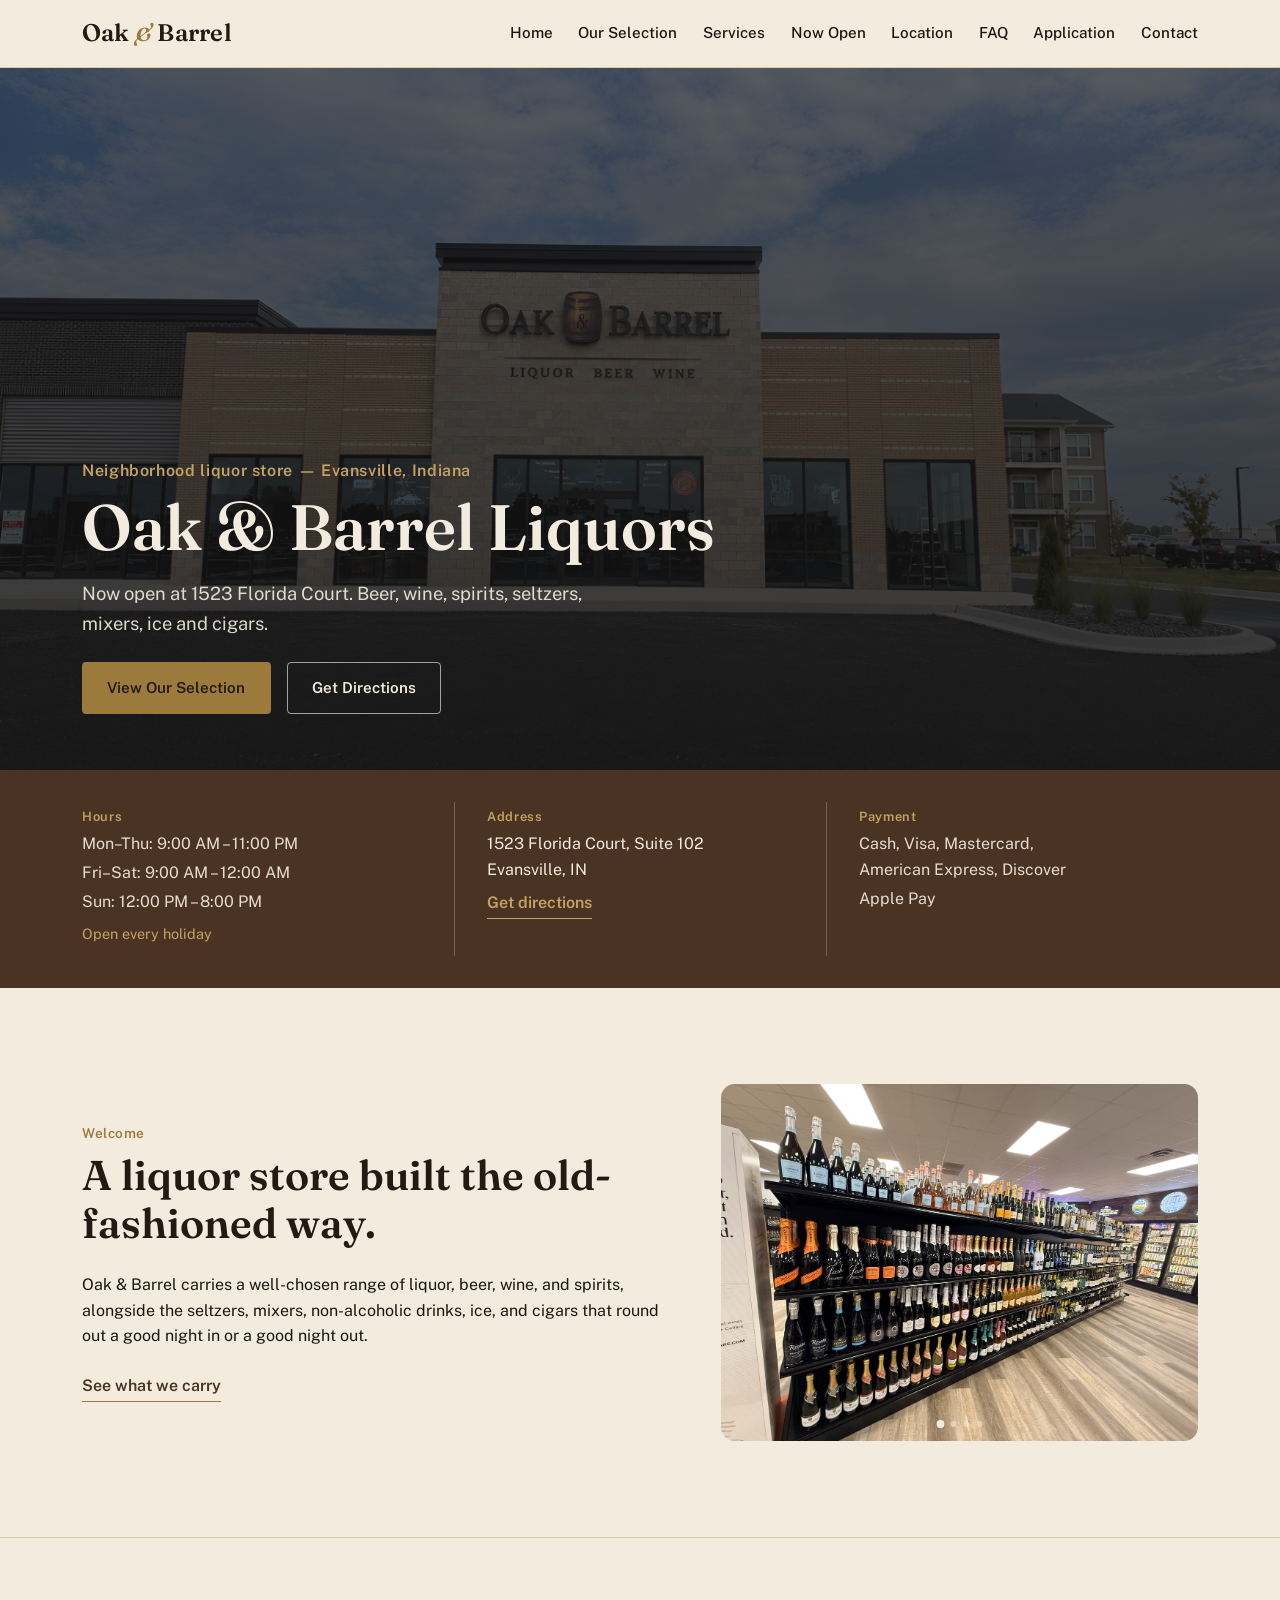
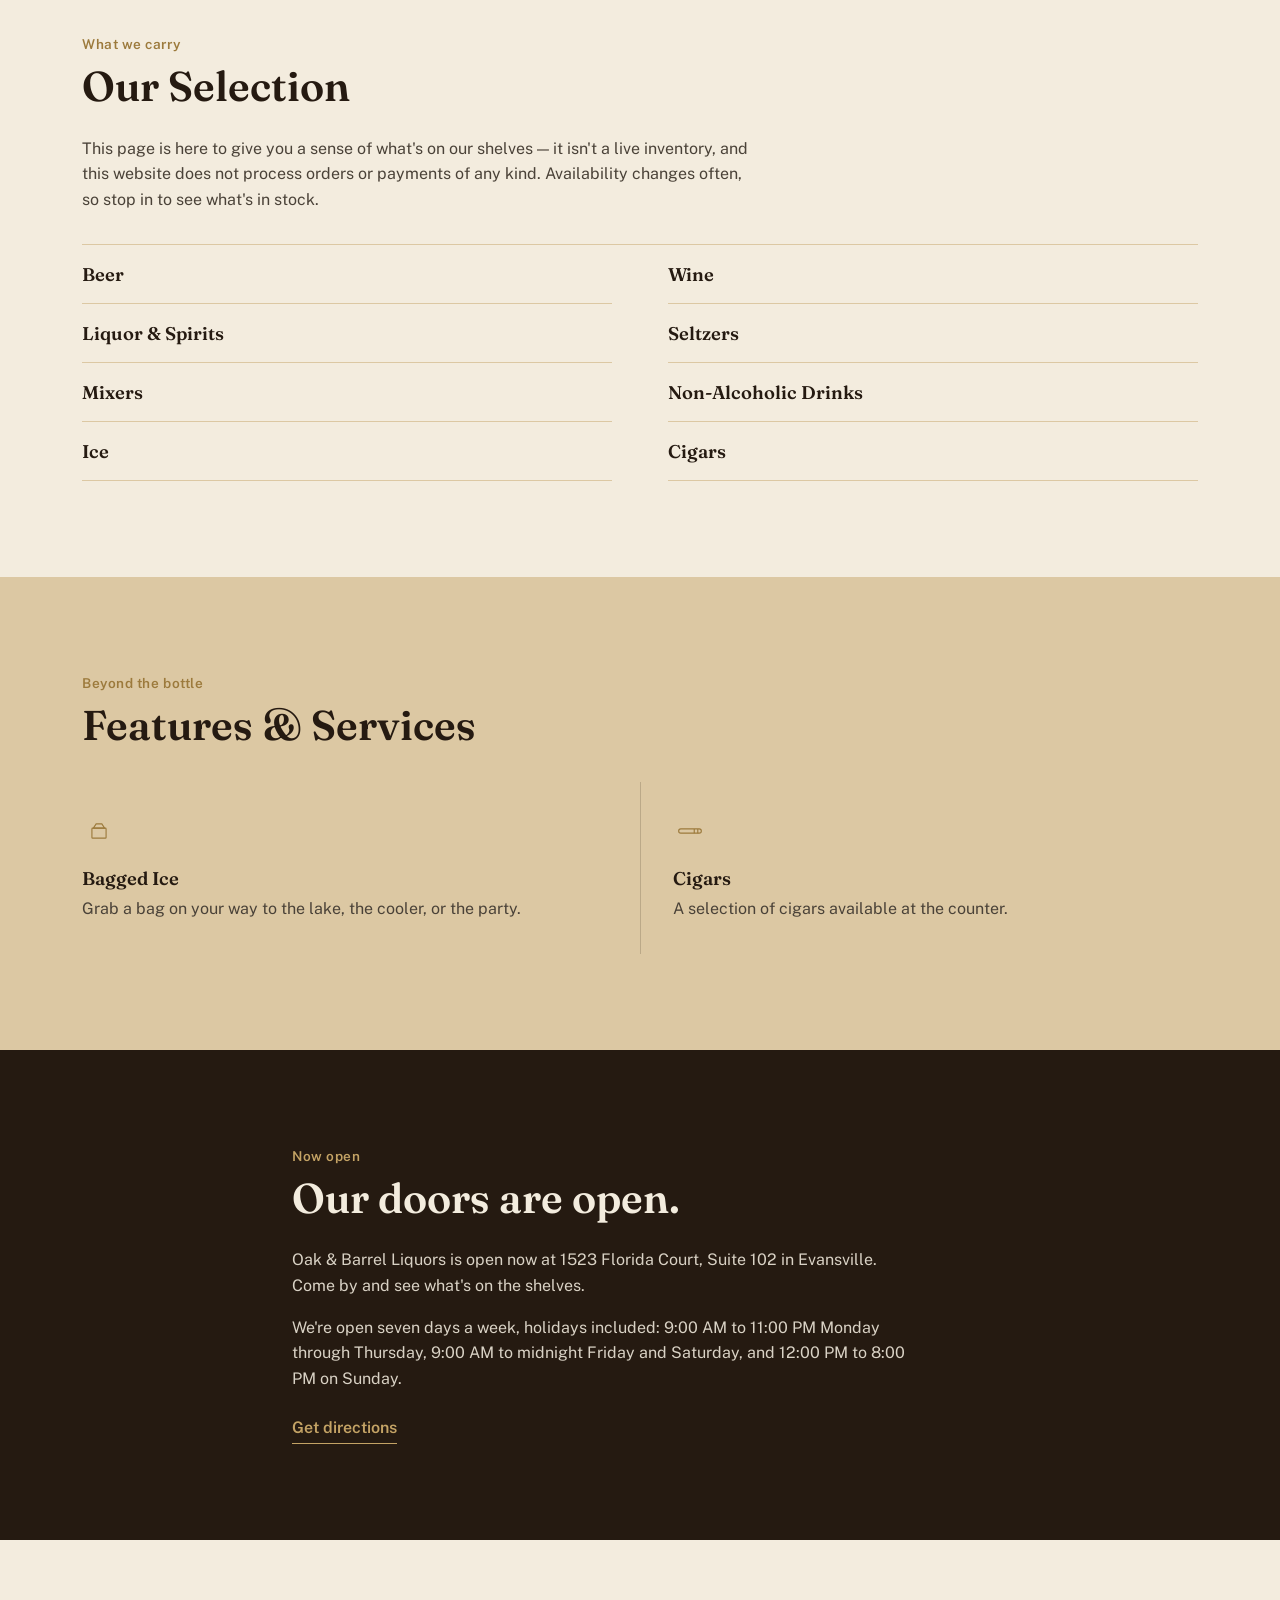
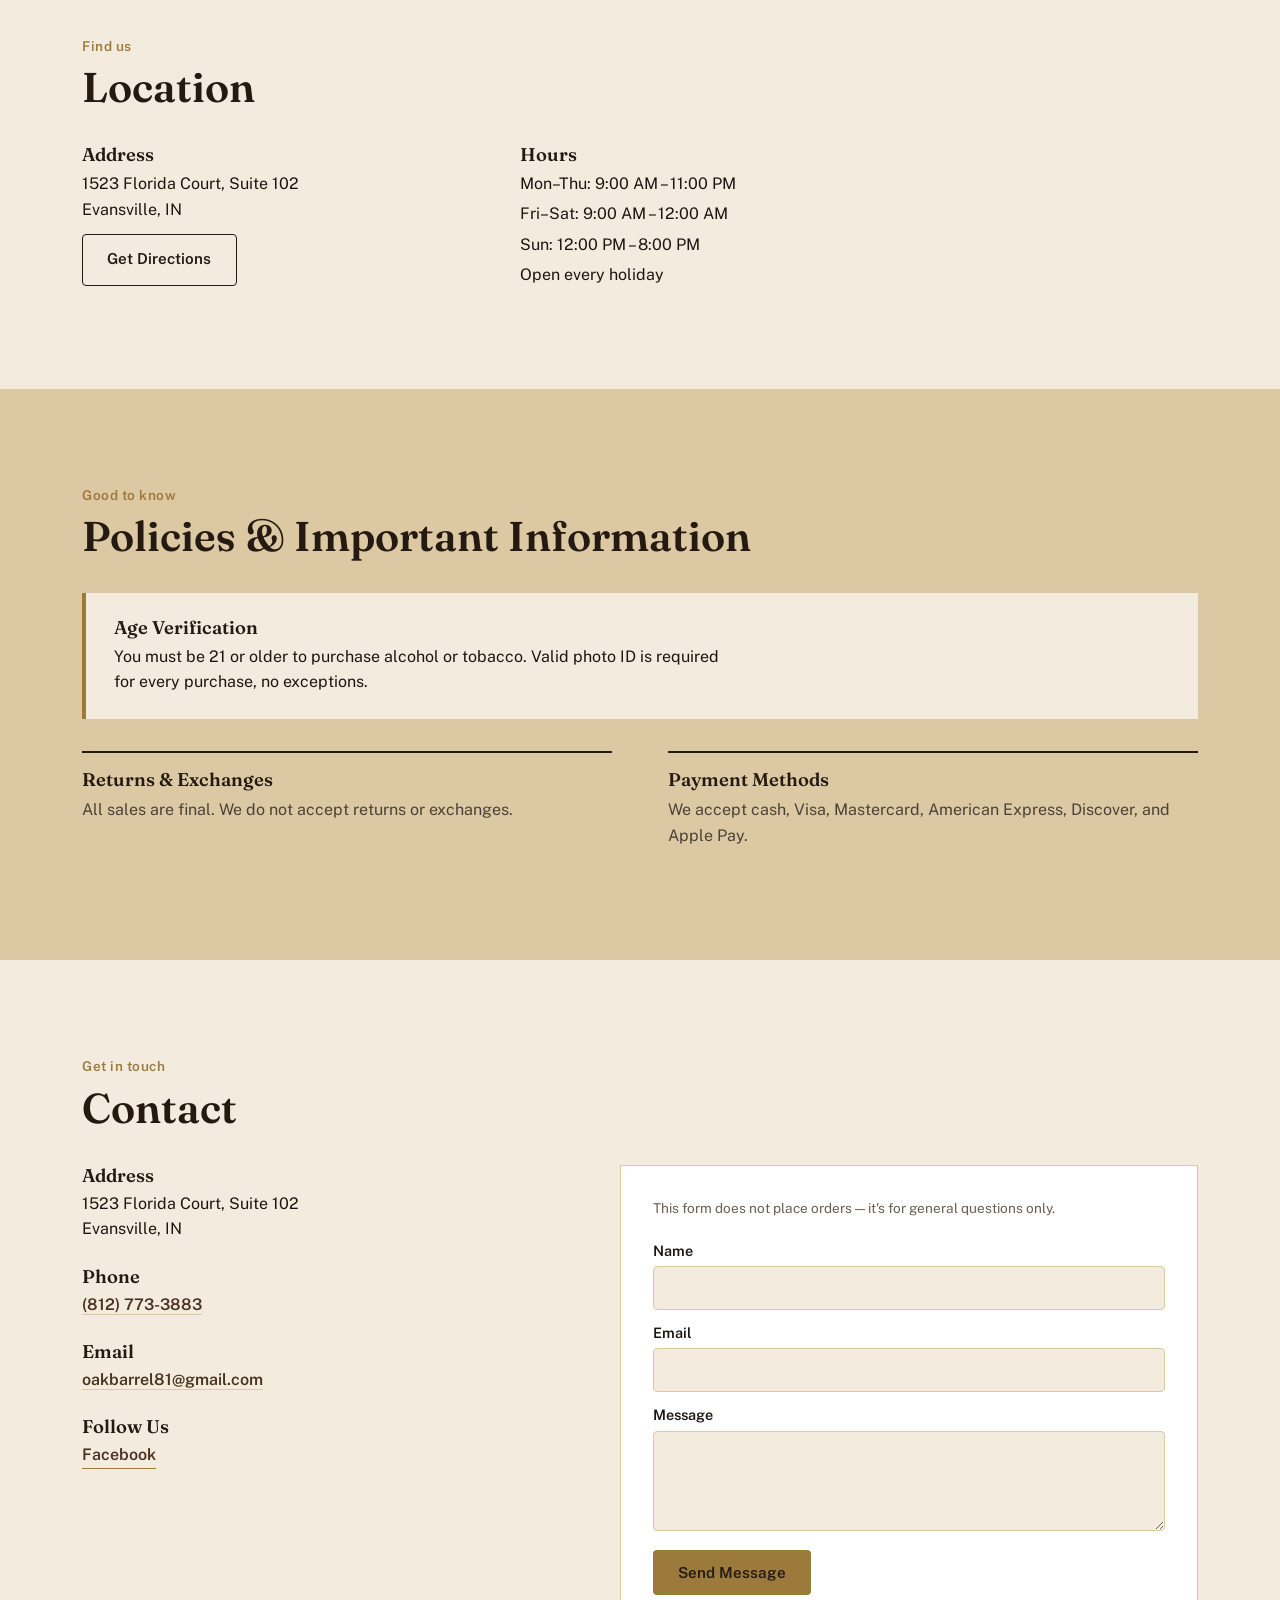
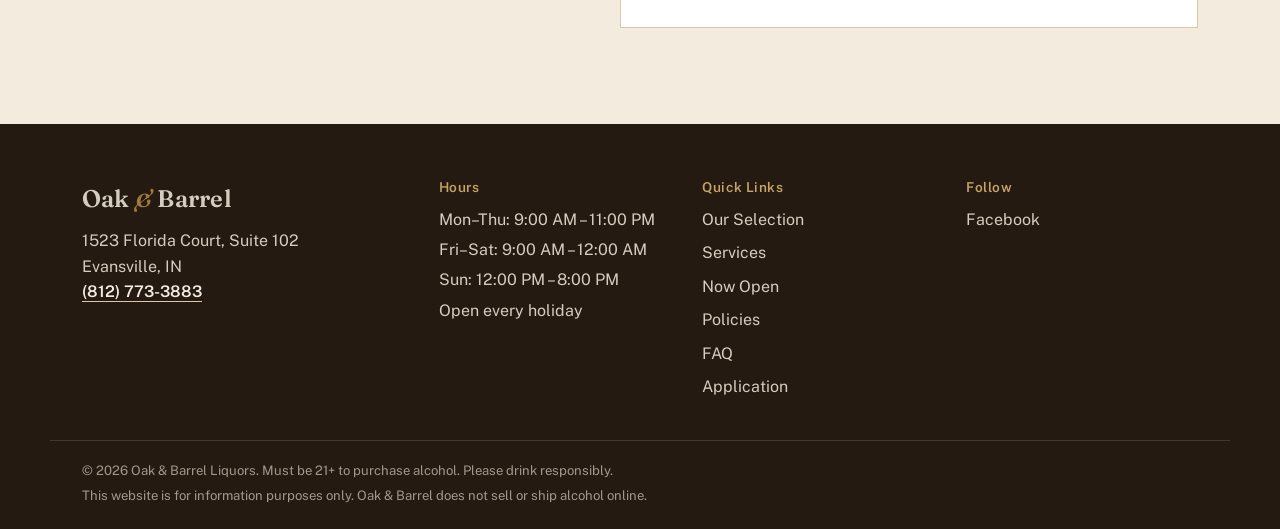
<file: index.html>
<!DOCTYPE html>
<html lang="en">
<head>
<meta charset="UTF-8">
<meta name="viewport" content="width=device-width, initial-scale=1.0">
<title>Oak &amp; Barrel Liquors — Beer, Wine, Spirits &amp; Cigars in Evansville, IN</title>
<meta name="description" content="Oak & Barrel Liquors is a neighborhood liquor store now open at 1523 Florida Court, Suite 102 in Evansville, Indiana. Beer, wine, spirits, seltzers, mixers, non-alcoholic drinks, ice and cigars.">

<meta property="og:title" content="Oak &amp; Barrel Liquors">
<meta property="og:description" content="A neighborhood liquor store now open in Evansville, Indiana. Beer, wine, spirits, seltzers, mixers, ice and cigars.">
<meta property="og:type" content="business.business">

<link rel="preconnect" href="https://fonts.googleapis.com">
<link rel="preconnect" href="https://fonts.gstatic.com" crossorigin>
<link href="https://fonts.googleapis.com/css2?family=Fraunces:opsz,wght@9..144,400;9..144,500;9..144,600;9..144,700&family=Public+Sans:wght@400;500;600;700&display=swap" rel="stylesheet">

<!-- Favicon (generated from oakAndBarrelLogo.jpg) -->
<link rel="icon" href="favicon.ico" sizes="any">
<link rel="icon" type="image/png" sizes="16x16" href="favicon-16.png">
<link rel="icon" type="image/png" sizes="32x32" href="favicon-32.png">
<link rel="icon" type="image/png" sizes="192x192" href="favicon-192.png">
<link rel="apple-touch-icon" sizes="180x180" href="favicon-180.png">

<link rel="stylesheet" href="style.css">
<noscript><style>.reveal { opacity: 1 !important; transform: none !important; }</style></noscript>
</head>
<body>

<a class="skip-link" href="#main">Skip to content</a>

<!-- ============ HEADER ============ -->
<header class="site-header" id="top">
  <div class="header-inner">
    <a href="#top" class="wordmark">Oak <span class="amp">&amp;</span> Barrel</a>

    <button class="nav-toggle" id="navToggle" aria-expanded="false" aria-controls="primaryNav" aria-label="Open menu">
      <span class="nav-toggle-bar"></span>
      <span class="nav-toggle-bar"></span>
      <span class="nav-toggle-bar"></span>
    </button>

    <nav class="primary-nav" id="primaryNav" aria-label="Primary">
      <a href="#home">Home</a>
      <a href="#selection">Our Selection</a>
      <a href="#services">Services</a>
      <a href="#opening">Now Open</a>
      <a href="location.html">Location</a>
      <a href="faq.html">FAQ</a>
      <a href="careers.html">Application</a>
      <a href="#contact">Contact</a>
    </nav>
  </div>
</header>

<main id="main">

  <!-- ============ HERO ============ -->
  <section class="hero" id="home">
    <div class="hero-media">
      <img src="heroPhoto.JPG" alt="Oak &amp; Barrel Liquors storefront at 1523 Florida Court, Evansville, Indiana">
    </div>
    <div class="hero-scrim" aria-hidden="true"></div>

    <div class="hero-content">
      <p class="hero-eyebrow">Neighborhood liquor store — Evansville, Indiana</p>
      <h1 class="hero-title">Oak &amp; Barrel Liquors</h1>
      <p class="hero-tagline">Now open at 1523 Florida Court. Beer, wine, spirits, seltzers, mixers, ice and cigars.</p>
      <div class="hero-actions">
        <a href="#selection" class="btn btn-primary">View Our Selection</a>
        <a href="location.html" class="btn btn-outline-light">Get Directions</a>
      </div>
    </div>
  </section>

  <!-- ============ INFO STRIP ============ -->
  <section class="info-strip" aria-label="Store hours, address, and payment methods">
    <div class="info-strip-inner">
      <div class="info-item">
        <h2 class="info-label">Hours</h2>
        <p>Mon–Thu: 9:00 AM – 11:00 PM</p>
        <p>Fri–Sat: 9:00 AM – 12:00 AM</p>
        <p>Sun: 12:00 PM – 8:00 PM</p>
        <p class="info-note">Open every holiday</p>
      </div>
      <div class="info-item">
        <h2 class="info-label">Address</h2>
        <address>
          1523 Florida Court, Suite 102<br>
          Evansville, IN
        </address>
        <a href="location.html" class="link-arrow">Get directions</a>
      </div>
      <div class="info-item">
        <h2 class="info-label">Payment</h2>
        <p>Cash, Visa, Mastercard,<br>American Express, Discover</p>
        <p>Apple Pay</p>
      </div>
    </div>
  </section>

  <!-- ============ INTRO ============ -->
  <section class="intro" id="intro">
    <div class="intro-inner reveal">
      <div class="intro-text">
        <p class="section-kicker">Welcome</p>
        <h2>A liquor store built the old-fashioned way.</h2>
        <p>Oak &amp; Barrel carries a well-chosen range of liquor, beer, wine, and spirits, alongside the seltzers, mixers, non-alcoholic drinks, ice, and cigars that round out a good night in or a good night out.</p>
        <a href="#selection" class="link-arrow">See what we carry</a>
      </div>
      <div class="intro-media">
        <div class="photo-carousel" id="photoCarousel">
          <img src="shelf_1_.jpg" alt="Sparkling wine and champagne shelf at Oak &amp; Barrel Liquors" class="is-active" loading="eager">
          <img src="shelf_2_.jpg" alt="Wine aisle at Oak &amp; Barrel Liquors" loading="lazy">
          <img src="shelf_3_.jpg" alt="Beer cooler wall at Oak &amp; Barrel Liquors" loading="lazy">
          <img src="shelf_4_.jpg" alt="Craft beer cooler section at Oak &amp; Barrel Liquors" loading="lazy">
          <div class="photo-carousel-dots" aria-hidden="true">
            <span class="is-active"></span><span></span><span></span><span></span>
          </div>
        </div>
      </div>
    </div>
  </section>

  <!-- ============ OUR SELECTION ============ -->
  <section class="selection" id="selection">
    <div class="section-inner reveal">
      <p class="section-kicker">What we carry</p>
      <h2>Our Selection</h2>
      <p class="section-lede">
        This page is here to give you a sense of what's on our shelves — it isn't a live inventory, and this website
        does not process orders or payments of any kind. Availability changes often, so stop in to see what's in stock.
      </p>

      <ul class="selection-list">
        <li class="category-row"><h3 class="category-name">Beer</h3></li>
        <li class="category-row"><h3 class="category-name">Wine</h3></li>
        <li class="category-row"><h3 class="category-name">Liquor &amp; Spirits</h3></li>
        <li class="category-row"><h3 class="category-name">Seltzers</h3></li>
        <li class="category-row"><h3 class="category-name">Mixers</h3></li>
        <li class="category-row"><h3 class="category-name">Non-Alcoholic Drinks</h3></li>
        <li class="category-row"><h3 class="category-name">Ice</h3></li>
        <li class="category-row"><h3 class="category-name">Cigars</h3></li>
      </ul>
    </div>
  </section>

  <!-- ============ SERVICES ============ -->
  <section class="services" id="services">
    <div class="section-inner reveal">
      <p class="section-kicker">Beyond the bottle</p>
      <h2>Features &amp; Services</h2>

      <div class="services-grid">

        <div class="service">
          <svg class="service-icon" viewBox="0 0 48 48" aria-hidden="true"><path d="M16 20 L20 14 L28 14 L32 20 Z"/><rect x="14" y="20" width="20" height="14" rx="1"/></svg>
          <h3>Bagged Ice</h3>
          <p>Grab a bag on your way to the lake, the cooler, or the party.</p>
        </div>

        <div class="service">
          <svg class="service-icon" viewBox="0 0 48 48" aria-hidden="true"><rect x="8" y="21" width="32" height="6" rx="3"/><line x1="30" y1="21" x2="30" y2="27"/><line x1="35" y1="21" x2="35" y2="27"/></svg>
          <h3>Cigars</h3>
          <p>A selection of cigars available at the counter.</p>
        </div>

      </div>
    </div>
  </section>

  <!-- ============ NOW OPEN ============ -->
  <section class="about" id="opening">
    <div class="section-inner opening-inner reveal">
      <p class="section-kicker">Now open</p>
      <h2>Our doors are open.</h2>
      <p>
        Oak &amp; Barrel Liquors is open now at 1523 Florida Court, Suite 102 in Evansville. Come by and see what's on the shelves.
      </p>
      <p>
        We're open seven days a week, holidays included: 9:00 AM to 11:00 PM Monday through
        Thursday, 9:00 AM to midnight Friday and Saturday, and 12:00 PM to 8:00 PM on Sunday.
      </p>
      <a href="location.html" class="link-arrow">Get directions</a>
    </div>
  </section>

  <!-- ============ LOCATION ============ -->
  <section class="location" id="location">
    <div class="section-inner reveal">
      <p class="section-kicker">Find us</p>
      <h2>Location</h2>

      <div class="location-details">
        <div class="location-block">
          <h3>Address</h3>
          <address>
            1523 Florida Court, Suite 102<br>
            Evansville, IN
          </address>
          <a href="location.html" class="btn btn-outline-dark">Get Directions</a>
        </div>

        <div class="location-block">
          <h3>Hours</h3>
          <p>Mon–Thu: 9:00 AM – 11:00 PM</p>
          <p>Fri–Sat: 9:00 AM – 12:00 AM</p>
          <p>Sun: 12:00 PM – 8:00 PM</p>
          <p>Open every holiday</p>
        </div>
      </div>
    </div>
  </section>

  <!-- ============ POLICIES ============ -->
  <section class="policies" id="policies">
    <div class="section-inner reveal">
      <p class="section-kicker">Good to know</p>
      <h2>Policies &amp; Important Information</h2>

      <div class="policy-notice">
        <h3>Age Verification</h3>
        <p>You must be 21 or older to purchase alcohol or tobacco. Valid photo ID is required for every purchase, no exceptions.</p>
      </div>

      <div class="policy-list">
        <div class="policy-item">
          <h3>Returns &amp; Exchanges</h3>
          <p>All sales are final. We do not accept returns or exchanges.</p>
        </div>
        <div class="policy-item">
          <h3>Payment Methods</h3>
          <p>We accept cash, Visa, Mastercard, American Express, Discover, and Apple Pay.</p>
        </div>
      </div>
    </div>
  </section>

  <!-- ============ CONTACT ============ -->
  <section class="contact" id="contact">
    <div class="section-inner reveal">
      <p class="section-kicker">Get in touch</p>
      <h2>Contact</h2>

      <div class="contact-grid">
        <div class="contact-details">
          <div class="contact-row">
            <h3>Address</h3>
            <address>
              1523 Florida Court, Suite 102<br>
              Evansville, IN
            </address>
          </div>

          <div class="contact-row">
            <h3>Phone</h3>
            <a class="tel-link" href="tel:+18127733883">(812) 773-3883</a>
          </div>

          <div class="contact-row">
            <h3>Email</h3>
            <a class="tel-link" href="mailto:oakbarrel81@gmail.com">oakbarrel81@gmail.com</a>
          </div>

          <div class="contact-row">
            <h3>Follow Us</h3>
            <div class="social-links">
              <a href="https://www.facebook.com/profile.php?id=61593742514404" target="_blank" rel="noopener" aria-label="Oak &amp; Barrel Liquors on Facebook">Facebook</a>
            </div>
          </div>
        </div>

        <form class="contact-form"
              id="contactForm"
              aria-label="Contact form"
              action="https://formspree.io/f/mjykgkjn"
              method="POST">

          <p class="form-note">This form does not place orders — it's for general questions only.</p>

          <!-- Subject line of the notification email sent to the store -->
          <input type="hidden" name="_subject" value="New message from the Oak &amp; Barrel website">

          <label for="name">Name</label>
          <input type="text" id="name" name="name" autocomplete="name" required>

          <label for="email">Email</label>
          <input type="email" id="email" name="email" autocomplete="email" required>

          <label for="message">Message</label>
          <textarea id="message" name="message" rows="4" required></textarea>

          <!-- Honeypot: hidden from humans, catches spam bots. Do not remove. -->
          <input type="text" name="_gotcha" tabindex="-1" autocomplete="off" aria-hidden="true" class="form-honeypot">

          <button type="submit" class="btn btn-primary" id="contactSubmit">Send Message</button>

          <!-- Success / error messages are written here by script.js -->
          <p class="form-status" id="formStatus" role="status" aria-live="polite"></p>
        </form>
      </div>
    </div>
  </section>

</main>

<!-- ============ FOOTER ============ -->
<footer class="site-footer">
  <div class="footer-inner">
    <div class="footer-brand">
      <p class="wordmark footer-wordmark">Oak <span class="amp">&amp;</span> Barrel</p>
      <address>
        1523 Florida Court, Suite 102<br>
        Evansville, IN
      </address>
      <a class="tel-link" href="tel:+18127733883">(812) 773-3883</a>
    </div>

    <div class="footer-col">
      <h3>Hours</h3>
      <p>Mon–Thu: 9:00 AM – 11:00 PM</p>
      <p>Fri–Sat: 9:00 AM – 12:00 AM</p>
      <p>Sun: 12:00 PM – 8:00 PM</p>
      <p>Open every holiday</p>
    </div>

    <div class="footer-col">
      <h3>Quick Links</h3>
      <a href="#selection">Our Selection</a>
      <a href="#services">Services</a>
      <a href="#opening">Now Open</a>
      <a href="#policies">Policies</a>
      <a href="faq.html">FAQ</a>
      <a href="careers.html">Application</a>
    </div>

    <div class="footer-col">
      <h3>Follow</h3>
      <a href="https://www.facebook.com/profile.php?id=61593742514404" target="_blank" rel="noopener">Facebook</a>
    </div>
  </div>

  <div class="footer-bottom">
    <p>&copy; <span id="year"></span> Oak &amp; Barrel Liquors. Must be 21+ to purchase alcohol. Please drink responsibly.</p>
    <p class="footer-note">This website is for information purposes only. Oak &amp; Barrel does not sell or ship alcohol online.</p>
  </div>
</footer>

<script src="script.js"></script>
</body>
</html>
</file>
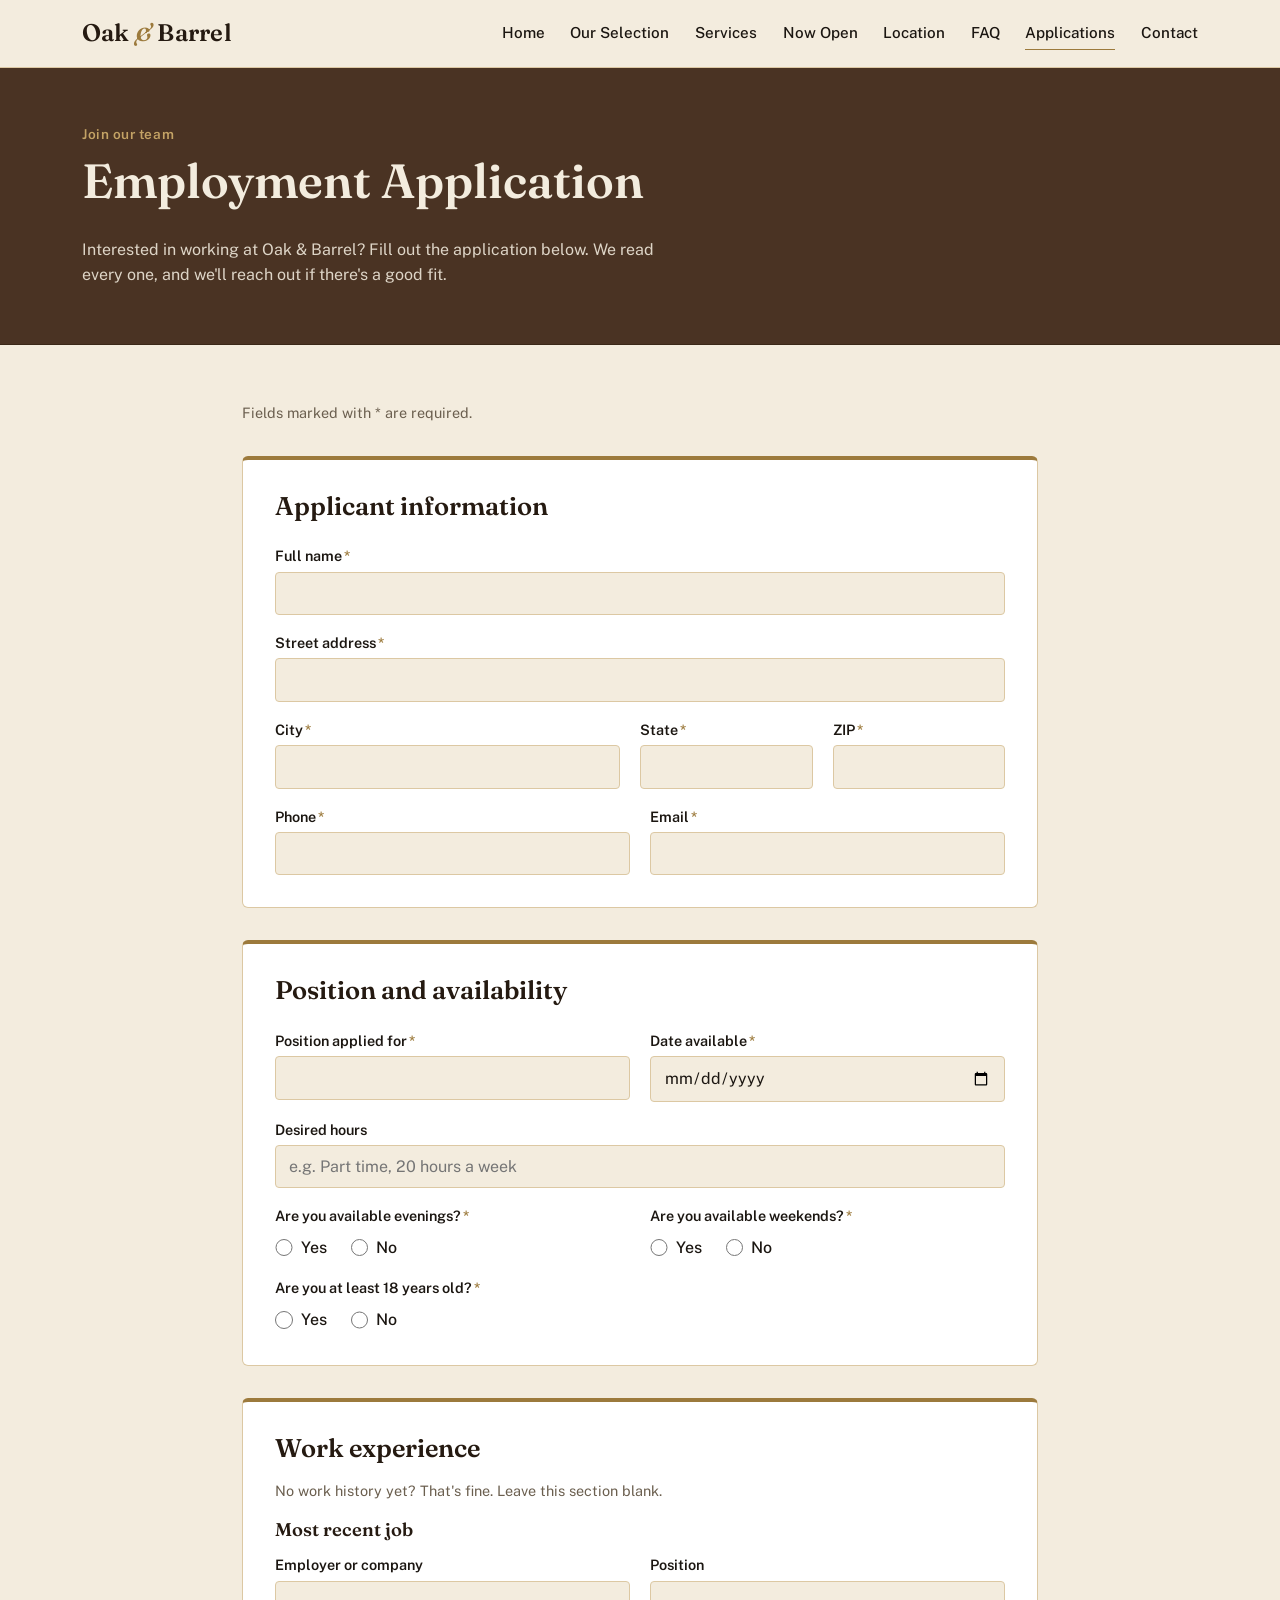
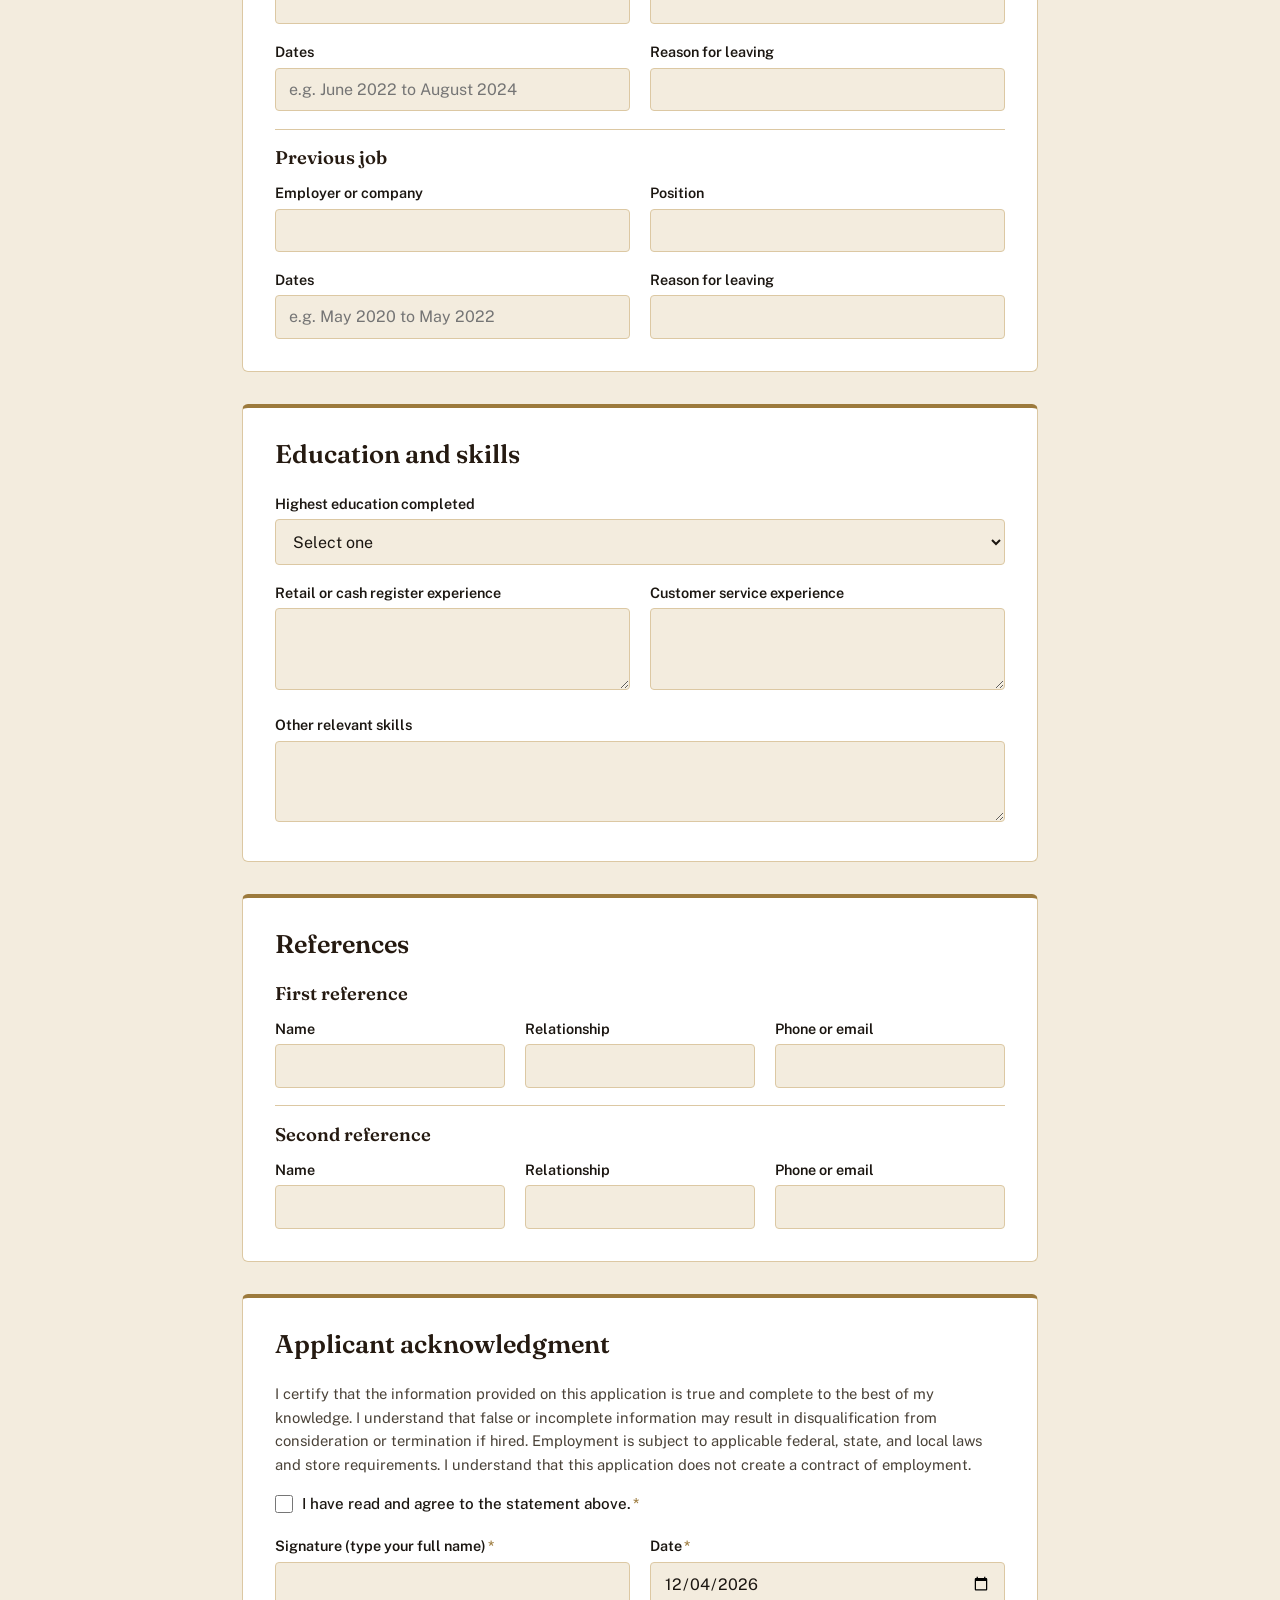
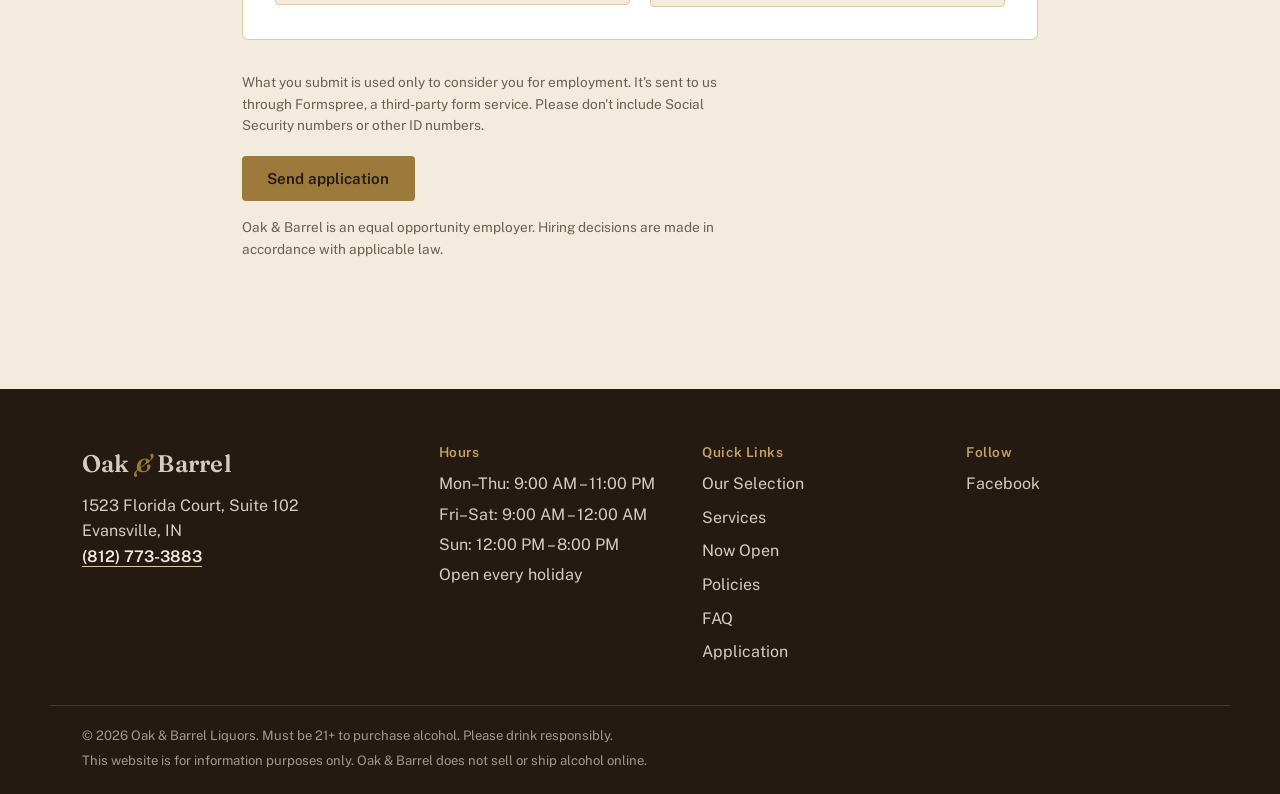
<file: Careers.html>
<!DOCTYPE html>
<html lang="en">
<head>
<meta charset="UTF-8">
<meta name="viewport" content="width=device-width, initial-scale=1.0">
<title>Application — Oak &amp; Barrel Liquors, Evansville IN</title>
<meta name="description" content="Apply to work at Oak & Barrel Liquors in Evansville, Indiana. Fill out our employment application online.">

<meta property="og:title" content="Application — Oak &amp; Barrel Liquors">
<meta property="og:description" content="Interested in joining the Oak &amp; Barrel team? Apply online.">
<meta property="og:type" content="business.business">

<link rel="preconnect" href="https://fonts.googleapis.com">
<link rel="preconnect" href="https://fonts.gstatic.com" crossorigin>
<link href="https://fonts.googleapis.com/css2?family=Fraunces:opsz,wght@9..144,400;9..144,500;9..144,600;9..144,700&family=Public+Sans:wght@400;500;600;700&display=swap" rel="stylesheet">

<!-- Favicon (generated from oakAndBarrelLogo.jpg) -->
<link rel="icon" href="favicon.ico" sizes="any">
<link rel="icon" type="image/png" sizes="16x16" href="favicon-16.png">
<link rel="icon" type="image/png" sizes="32x32" href="favicon-32.png">
<link rel="icon" type="image/png" sizes="192x192" href="favicon-192.png">
<link rel="apple-touch-icon" sizes="180x180" href="favicon-180.png">

<link rel="stylesheet" href="style.css">
<noscript><style>.reveal { opacity: 1 !important; transform: none !important; }</style></noscript>

<!-- Styles used only on this page. Everything else comes from style.css. -->
<style>
  .apply { background: var(--color-cream); }
  .apply-inner { max-width: 860px; padding-top: var(--space-lg); }

  .apply-note {
    font-size: 0.9rem;
    color: #6b5f4f;
    margin-bottom: var(--space-md);
  }

  .app-section {
    background: #fff;
    border: 1px solid var(--color-tan);
    border-top: 4px solid var(--color-brass);
    border-radius: var(--radius-md);
    padding: var(--space-md);
    margin: 0 0 var(--space-md);
  }
  .app-section > h2 {
    font-size: clamp(1.3rem, 2.2vw, 1.6rem);
    margin-bottom: 0.9em;
  }
  .app-section > .section-help {
    color: #6b5f4f;
    font-size: 0.9rem;
    margin: -0.5em 0 1.1rem;
  }

  .field-grid {
    display: grid;
    grid-template-columns: repeat(2, 1fr);
    gap: 1rem 1.25rem;
  }
  .field-grid.cols-3 { grid-template-columns: 2fr 1fr 1fr; }
  .field-grid.cols-even3 { grid-template-columns: repeat(3, 1fr); }
  .field-full { grid-column: 1 / -1; }

  .app-form label,
  .app-form legend {
    display: block;
    font-weight: 600;
    font-size: 0.9rem;
    margin-bottom: 0.3em;
    padding: 0;
  }
  .app-form .req { color: var(--color-brass); margin-left: 0.15em; }

  .app-form input[type="text"],
  .app-form input[type="tel"],
  .app-form input[type="email"],
  .app-form input[type="date"],
  .app-form select,
  .app-form textarea {
    width: 100%;
    font-family: var(--font-body);
    font-size: 1rem;
    padding: 0.7em 0.8em;
    border: 1px solid var(--color-tan);
    border-radius: var(--radius-sm);
    background: var(--color-cream);
    color: var(--color-charcoal);
  }
  .app-form textarea { resize: vertical; }
  .app-form input:focus,
  .app-form select:focus,
  .app-form textarea:focus {
    outline: 2px solid var(--color-brass);
    outline-offset: 1px;
  }

  .app-form fieldset { border: 0; margin: 0; padding: 0; min-width: 0; }
  .choice-row { display: flex; gap: 1.5rem; flex-wrap: wrap; padding-top: 0.2rem; }
  .app-form label.choice {
    display: inline-flex;
    align-items: center;
    gap: 0.5rem;
    font-weight: 500;
    font-size: 1rem;
    margin: 0;
    cursor: pointer;
  }
  .app-form input[type="radio"],
  .app-form input[type="checkbox"] {
    width: 1.1rem;
    height: 1.1rem;
    margin: 0;
    accent-color: var(--color-brass);
  }

  .entry-block { padding-top: 1.1rem; margin-top: 1.1rem; border-top: 1px solid var(--color-tan); }
  .entry-block:first-of-type { border-top: 0; padding-top: 0; margin-top: 0; }
  .entry-block h3 { margin-bottom: 0.7em; }

  .certify-text { color: #4a4238; font-size: 0.92rem; margin-bottom: 1rem; max-width: none; }
  .app-form label.certify {
    display: flex;
    align-items: flex-start;
    gap: 0.6rem;
    font-weight: 500;
    font-size: 0.95rem;
    cursor: pointer;
    margin-bottom: 1.1rem;
  }
  .app-form label.certify input { margin-top: 0.2rem; flex-shrink: 0; }

  .apply-submit { margin-bottom: var(--space-md); }
  .apply-submit .btn { margin-top: 0.4rem; }
  .apply-privacy { font-size: 0.85rem; color: #6b5f4f; margin-bottom: 0.8rem; }
  .apply-eeo { font-size: 0.85rem; color: #6b5f4f; margin: 1rem 0 0; }

  @media (max-width: 720px) {
    .field-grid,
    .field-grid.cols-3,
    .field-grid.cols-even3 { grid-template-columns: 1fr; }
    .app-section { padding: 1.4rem 1.25rem; }
  }
</style>
</head>
<body>

<a class="skip-link" href="#main">Skip to content</a>

<!-- ============ HEADER ============ -->
<header class="site-header" id="top">
  <div class="header-inner">
    <a href="index.html" class="wordmark">Oak <span class="amp">&amp;</span> Barrel</a>

    <button class="nav-toggle" id="navToggle" aria-expanded="false" aria-controls="primaryNav" aria-label="Open menu">
      <span class="nav-toggle-bar"></span>
      <span class="nav-toggle-bar"></span>
      <span class="nav-toggle-bar"></span>
    </button>

    <nav class="primary-nav" id="primaryNav" aria-label="Primary">
      <a href="index.html">Home</a>
      <a href="index.html#selection">Our Selection</a>
      <a href="index.html#services">Services</a>
      <a href="index.html#opening">Now Open</a>
      <a href="location.html">Location</a>
      <a href="faq.html">FAQ</a>
      <a href="careers.html" class="is-current" aria-current="page">Applications</a>
      <a href="index.html#contact">Contact</a>
    </nav>
  </div>
</header>

<main id="main">

  <!-- ============ PAGE HEADER ============ -->
  <section class="page-head">
    <div class="section-inner">
      <p class="section-kicker">Join our team</p>
      <h1>Employment Application</h1>
      <p class="page-head-lede">
        Interested in working at Oak &amp; Barrel? Fill out the application below. We read every one, and we'll reach out if there's a good fit.
      </p>
    </div>
  </section>

  <!-- ============ APPLICATION ============ -->
  <section class="apply" id="apply">
    <div class="section-inner apply-inner">

      <p class="apply-note">Fields marked with * are required.</p>

      <!-- Submits to Formspree. This is the same form ID as the contact form on index.html,
           so applications arrive at the same inbox. They are labeled by the subject line below.
           TODO (optional): to keep applications separate from contact messages, create a second
           form in your Formspree dashboard and replace mjykgkjn below with the new form ID. -->
      <form class="app-form"
            id="applyForm"
            aria-label="Employment application"
            action="https://formspree.io/f/mjykgkjn"
            method="POST">

        <!-- Subject line of the notification email sent to the store -->
        <input type="hidden" name="_subject" value="New job application from the Oak &amp; Barrel website">

        <!-- ---------- Applicant information ---------- -->
        <div class="app-section reveal" role="group" aria-labelledby="h-applicant">
          <h2 id="h-applicant">Applicant information</h2>
          <!-- Section divider: not shown on the page, but labels this section in the notification email. -->
          <input type="hidden" name="===== 1. APPLICANT INFORMATION =====" value="-----">
          <div class="field-grid">
            <div class="field-full">
              <label for="fullName">Full name<span class="req" aria-hidden="true">*</span></label>
              <input type="text" id="fullName" name="Full name" autocomplete="name" required>
            </div>
            <div class="field-full">
              <label for="address">Street address<span class="req" aria-hidden="true">*</span></label>
              <input type="text" id="address" name="Street address" autocomplete="street-address" required>
            </div>
          </div>
          <div class="field-grid cols-3" style="margin-top: 1rem;">
            <div>
              <label for="city">City<span class="req" aria-hidden="true">*</span></label>
              <input type="text" id="city" name="City" autocomplete="address-level2" required>
            </div>
            <div>
              <label for="state">State<span class="req" aria-hidden="true">*</span></label>
              <input type="text" id="state" name="State" autocomplete="address-level1" maxlength="2" required>
            </div>
            <div>
              <label for="zip">ZIP<span class="req" aria-hidden="true">*</span></label>
              <input type="text" id="zip" name="ZIP" autocomplete="postal-code" inputmode="numeric" required>
            </div>
          </div>
          <div class="field-grid" style="margin-top: 1rem;">
            <div>
              <label for="phone">Phone<span class="req" aria-hidden="true">*</span></label>
              <input type="tel" id="phone" name="Phone" autocomplete="tel" required>
            </div>
            <div>
              <label for="email">Email<span class="req" aria-hidden="true">*</span></label>
              <!-- Named "email" on purpose: Formspree uses it as the reply-to address, so you can reply to the applicant directly. -->
              <input type="email" id="email" name="email" autocomplete="email" required>
            </div>
          </div>
        </div>

        <!-- ---------- Position & availability ---------- -->
        <div class="app-section reveal" role="group" aria-labelledby="h-position">
          <h2 id="h-position">Position and availability</h2>
          <!-- Section divider: not shown on the page, but labels this section in the notification email. -->
          <input type="hidden" name="===== 2. POSITION AND AVAILABILITY =====" value="-----">
          <div class="field-grid">
            <div>
              <label for="positionApplied">Position applied for<span class="req" aria-hidden="true">*</span></label>
              <input type="text" id="positionApplied" name="Position applied for" required>
            </div>
            <div>
              <label for="dateAvailable">Date available<span class="req" aria-hidden="true">*</span></label>
              <input type="date" id="dateAvailable" name="Date available" required>
            </div>
            <div class="field-full">
              <label for="desiredHours">Desired hours</label>
              <input type="text" id="desiredHours" name="Desired hours" placeholder="e.g. Part time, 20 hours a week">
            </div>

            <fieldset>
              <legend>Are you available evenings?<span class="req" aria-hidden="true">*</span></legend>
              <div class="choice-row">
                <label class="choice"><input type="radio" name="Available evenings" value="Yes" required> Yes</label>
                <label class="choice"><input type="radio" name="Available evenings" value="No"> No</label>
              </div>
            </fieldset>

            <fieldset>
              <legend>Are you available weekends?<span class="req" aria-hidden="true">*</span></legend>
              <div class="choice-row">
                <label class="choice"><input type="radio" name="Available weekends" value="Yes" required> Yes</label>
                <label class="choice"><input type="radio" name="Available weekends" value="No"> No</label>
              </div>
            </fieldset>

            <!-- TODO: confirm the minimum age to work in a package liquor store with the Indiana
                 Alcohol & Tobacco Commission. If it isn't 18, change the number in the question below. -->
            <fieldset class="field-full">
              <legend>Are you at least 18 years old?<span class="req" aria-hidden="true">*</span></legend>
              <div class="choice-row">
                <label class="choice"><input type="radio" name="At least 18" value="Yes" required> Yes</label>
                <label class="choice"><input type="radio" name="At least 18" value="No"> No</label>
              </div>
            </fieldset>
          </div>
        </div>

        <!-- ---------- Work experience ---------- -->
        <div class="app-section reveal" role="group" aria-labelledby="h-work">
          <h2 id="h-work">Work experience</h2>
          <!-- Section divider: not shown on the page, but labels this section in the notification email. -->
          <input type="hidden" name="===== 3. WORK EXPERIENCE =====" value="-----">
          <p class="section-help">No work history yet? That's fine. Leave this section blank.</p>

          <div class="entry-block">
            <h3>Most recent job</h3>
            <div class="field-grid">
              <div>
                <label for="job1Employer">Employer or company</label>
                <input type="text" id="job1Employer" name="Job 1 employer">
              </div>
              <div>
                <label for="job1Position">Position</label>
                <input type="text" id="job1Position" name="Job 1 position">
              </div>
              <div>
                <label for="job1Dates">Dates</label>
                <input type="text" id="job1Dates" name="Job 1 dates" placeholder="e.g. June 2022 to August 2024">
              </div>
              <div>
                <label for="job1Reason">Reason for leaving</label>
                <input type="text" id="job1Reason" name="Job 1 reason for leaving">
              </div>
            </div>
          </div>

          <div class="entry-block">
            <h3>Previous job</h3>
            <div class="field-grid">
              <div>
                <label for="job2Employer">Employer or company</label>
                <input type="text" id="job2Employer" name="Job 2 employer">
              </div>
              <div>
                <label for="job2Position">Position</label>
                <input type="text" id="job2Position" name="Job 2 position">
              </div>
              <div>
                <label for="job2Dates">Dates</label>
                <input type="text" id="job2Dates" name="Job 2 dates" placeholder="e.g. May 2020 to May 2022">
              </div>
              <div>
                <label for="job2Reason">Reason for leaving</label>
                <input type="text" id="job2Reason" name="Job 2 reason for leaving">
              </div>
            </div>
          </div>
        </div>

        <!-- ---------- Education & skills ---------- -->
        <div class="app-section reveal" role="group" aria-labelledby="h-edu">
          <h2 id="h-edu">Education and skills</h2>
          <!-- Section divider: not shown on the page, but labels this section in the notification email. -->
          <input type="hidden" name="===== 4. EDUCATION AND SKILLS =====" value="-----">
          <div class="field-grid">
            <div class="field-full">
              <label for="education">Highest education completed</label>
              <select id="education" name="Highest education completed">
                <option value="">Select one</option>
                <option>Some high school</option>
                <option>High school diploma or GED</option>
                <option>Trade or technical certificate</option>
                <option>Some college</option>
                <option>Associate degree</option>
                <option>Bachelor's degree or higher</option>
              </select>
            </div>
            <div>
              <label for="retailExp">Retail or cash register experience</label>
              <textarea id="retailExp" name="Retail / cash register experience" rows="3"></textarea>
            </div>
            <div>
              <label for="serviceExp">Customer service experience</label>
              <textarea id="serviceExp" name="Customer service experience" rows="3"></textarea>
            </div>
            <div class="field-full">
              <label for="otherSkills">Other relevant skills</label>
              <textarea id="otherSkills" name="Other relevant skills" rows="3"></textarea>
            </div>
          </div>
        </div>

        <!-- ---------- References ---------- -->
        <div class="app-section reveal" role="group" aria-labelledby="h-refs">
          <h2 id="h-refs">References</h2>
          <!-- Section divider: not shown on the page, but labels this section in the notification email. -->
          <input type="hidden" name="===== 5. REFERENCES =====" value="-----">

          <div class="entry-block">
            <h3>First reference</h3>
            <div class="field-grid cols-even3">
              <div>
                <label for="ref1Name">Name</label>
                <input type="text" id="ref1Name" name="Reference 1 name">
              </div>
              <div>
                <label for="ref1Rel">Relationship</label>
                <input type="text" id="ref1Rel" name="Reference 1 relationship">
              </div>
              <div>
                <label for="ref1Contact">Phone or email</label>
                <input type="text" id="ref1Contact" name="Reference 1 contact">
              </div>
            </div>
          </div>

          <div class="entry-block">
            <h3>Second reference</h3>
            <div class="field-grid cols-even3">
              <div>
                <label for="ref2Name">Name</label>
                <input type="text" id="ref2Name" name="Reference 2 name">
              </div>
              <div>
                <label for="ref2Rel">Relationship</label>
                <input type="text" id="ref2Rel" name="Reference 2 relationship">
              </div>
              <div>
                <label for="ref2Contact">Phone or email</label>
                <input type="text" id="ref2Contact" name="Reference 2 contact">
              </div>
            </div>
          </div>
        </div>

        <!-- ---------- Acknowledgment ---------- -->
        <div class="app-section reveal" role="group" aria-labelledby="h-ack">
          <h2 id="h-ack">Applicant acknowledgment</h2>
          <!-- Section divider: not shown on the page, but labels this section in the notification email. -->
          <input type="hidden" name="===== 6. APPLICANT ACKNOWLEDGMENT =====" value="-----">
          <p class="certify-text">
            I certify that the information provided on this application is true and complete to the best of my knowledge.
            I understand that false or incomplete information may result in disqualification from consideration or
            termination if hired. Employment is subject to applicable federal, state, and local laws and store
            requirements. I understand that this application does not create a contract of employment.
          </p>

          <label class="certify" for="certify">
            <input type="checkbox" id="certify" name="Certification" value="Agreed" required>
            <span>I have read and agree to the statement above.<span class="req" aria-hidden="true">*</span></span>
          </label>

          <div class="field-grid">
            <div>
              <label for="signature">Signature (type your full name)<span class="req" aria-hidden="true">*</span></label>
              <input type="text" id="signature" name="Signature" autocomplete="name" required>
            </div>
            <div>
              <label for="signDate">Date<span class="req" aria-hidden="true">*</span></label>
              <input type="date" id="signDate" name="Signature date" required>
            </div>
          </div>
        </div>

        <!-- Honeypot: hidden from humans, catches spam bots. Do not remove. -->
        <input type="text" name="_gotcha" tabindex="-1" autocomplete="off" aria-hidden="true" class="form-honeypot">

        <!-- ---------- Submit ---------- -->
        <div class="apply-submit reveal">
          <p class="apply-privacy">
            What you submit is used only to consider you for employment. It's sent to us through Formspree, a
            third-party form service. Please don't include Social Security numbers or other ID numbers.
          </p>
          <button type="submit" class="btn btn-primary" id="applySubmit">Send application</button>

          <!-- Success / error messages are written here by the script at the bottom of this page -->
          <p class="form-status" id="applyStatus" role="status" aria-live="polite"></p>

          <p class="apply-eeo">Oak &amp; Barrel is an equal opportunity employer. Hiring decisions are made in accordance with applicable law.</p>
        </div>

      </form>
    </div>
  </section>

</main>

<!-- ============ FOOTER ============ -->
<footer class="site-footer">
  <div class="footer-inner">
    <div class="footer-brand">
      <p class="wordmark footer-wordmark">Oak <span class="amp">&amp;</span> Barrel</p>
      <address>
        1523 Florida Court, Suite 102<br>
        Evansville, IN
      </address>
      <a class="tel-link" href="tel:+18127733883">(812) 773-3883</a>
    </div>

    <div class="footer-col">
      <h3>Hours</h3>
      <p>Mon–Thu: 9:00 AM – 11:00 PM</p>
      <p>Fri–Sat: 9:00 AM – 12:00 AM</p>
      <p>Sun: 12:00 PM – 8:00 PM</p>
      <p>Open every holiday</p>
    </div>

    <div class="footer-col">
      <h3>Quick Links</h3>
      <a href="index.html#selection">Our Selection</a>
      <a href="index.html#services">Services</a>
      <a href="index.html#opening">Now Open</a>
      <a href="index.html#policies">Policies</a>
      <a href="faq.html">FAQ</a>
      <a href="careers.html">Application</a>
    </div>

    <div class="footer-col">
      <h3>Follow</h3>
      <a href="https://www.facebook.com/profile.php?id=61593742514404" target="_blank" rel="noopener">Facebook</a>
    </div>
  </div>

  <div class="footer-bottom">
    <p>&copy; <span id="year"></span> Oak &amp; Barrel Liquors. Must be 21+ to purchase alcohol. Please drink responsibly.</p>
    <p class="footer-note">This website is for information purposes only. Oak &amp; Barrel does not sell or ship alcohol online.</p>
  </div>
</footer>

<script src="script.js"></script>

<!-- Application form handler (Formspree). Same pattern as the contact form in script.js:
     submits in the background, shows a message under the button, and falls back to a normal
     Formspree submission if JavaScript is off. Nothing here needs editing. -->
<script>
(function () {
  var form = document.getElementById('applyForm');
  var status = document.getElementById('applyStatus');
  var submitBtn = document.getElementById('applySubmit');
  var signDate = document.getElementById('signDate');
  if (!form || !status) return;

  function todayString() {
    var d = new Date();
    var m = ('0' + (d.getMonth() + 1)).slice(-2);
    var day = ('0' + d.getDate()).slice(-2);
    return d.getFullYear() + '-' + m + '-' + day;
  }

  function fillDate() {
    if (signDate && !signDate.value) signDate.value = todayString();
  }
  fillDate();

  function showStatus(message, kind) {
    status.textContent = message;
    status.classList.remove('is-success', 'is-error');
    status.classList.add('is-visible', kind === 'error' ? 'is-error' : 'is-success');
  }

  function setSending(isSending) {
    if (!submitBtn) return;
    submitBtn.disabled = isSending;
    submitBtn.textContent = isSending ? 'Sending\u2026' : 'Send application';
  }

  form.addEventListener('submit', function (event) {

    // If the form ID hasn't been filled in, don't pretend it worked.
    if (form.action.indexOf('YOUR_FORM_ID') !== -1) {
      event.preventDefault();
      showStatus('This form isn\u2019t connected yet. Please call or stop by the store to apply.', 'error');
      console.warn('Formspree form ID missing: replace YOUR_FORM_ID in the form action in careers.html.');
      return;
    }

    event.preventDefault();

    var data = new FormData(form);

    setSending(true);
    showStatus('Sending\u2026', 'success');

    fetch(form.action, {
      method: 'POST',
      body: data,
      headers: { 'Accept': 'application/json' }
    })
      .then(function (response) {
        if (response.ok) {
          form.reset();
          fillDate();
          showStatus('Thanks \u2014 your application has been sent. We\u2019ll be in touch if there\u2019s a good fit.', 'success');
        } else {
          return response.json().then(function (body) {
            var msg = 'Something went wrong. Please try again later.';
            if (body && body.errors && body.errors.length) {
              msg = body.errors.map(function (e) { return e.message; }).join(', ');
            }
            showStatus(msg, 'error');
          });
        }
      })
      .catch(function () {
        showStatus('Couldn\u2019t send your application \u2014 please check your connection and try again.', 'error');
      })
      .then(function () {
        setSending(false);
      });
  });
})();

</script>
</body>
</html>
</file>
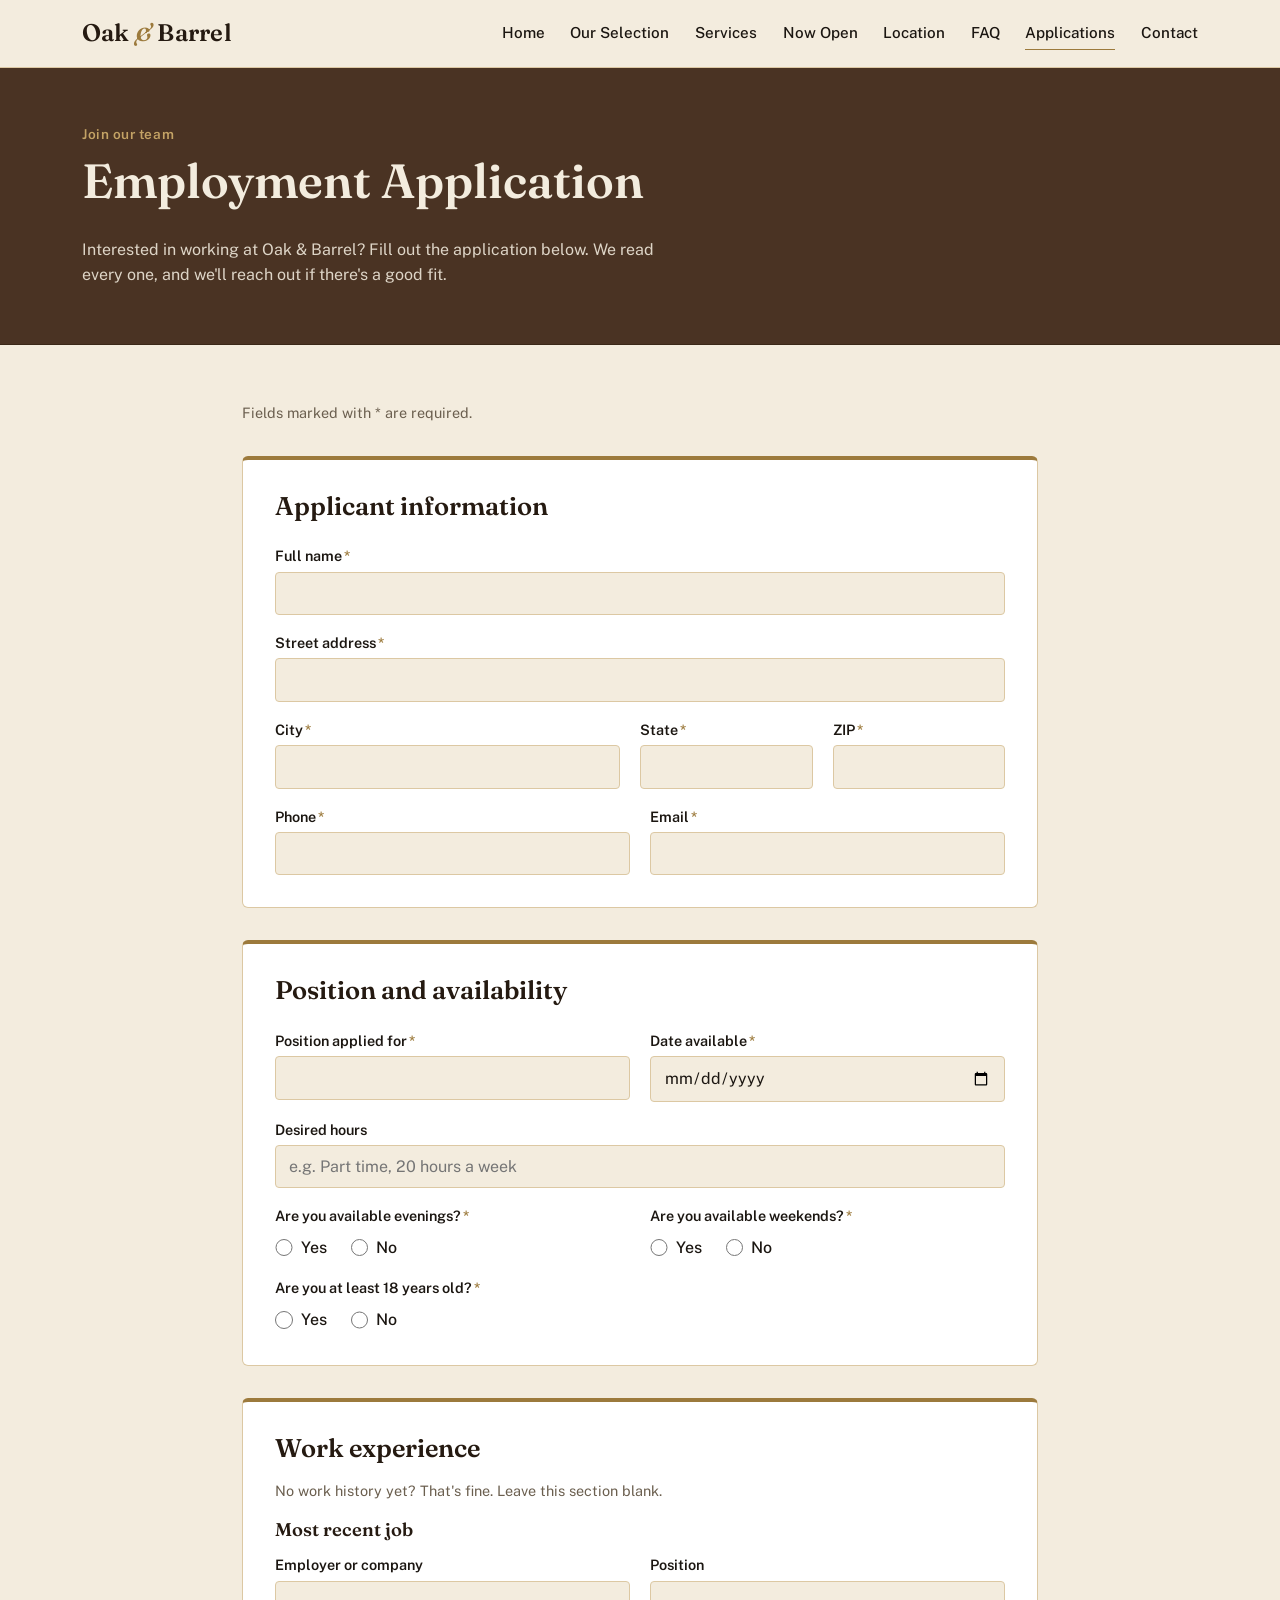
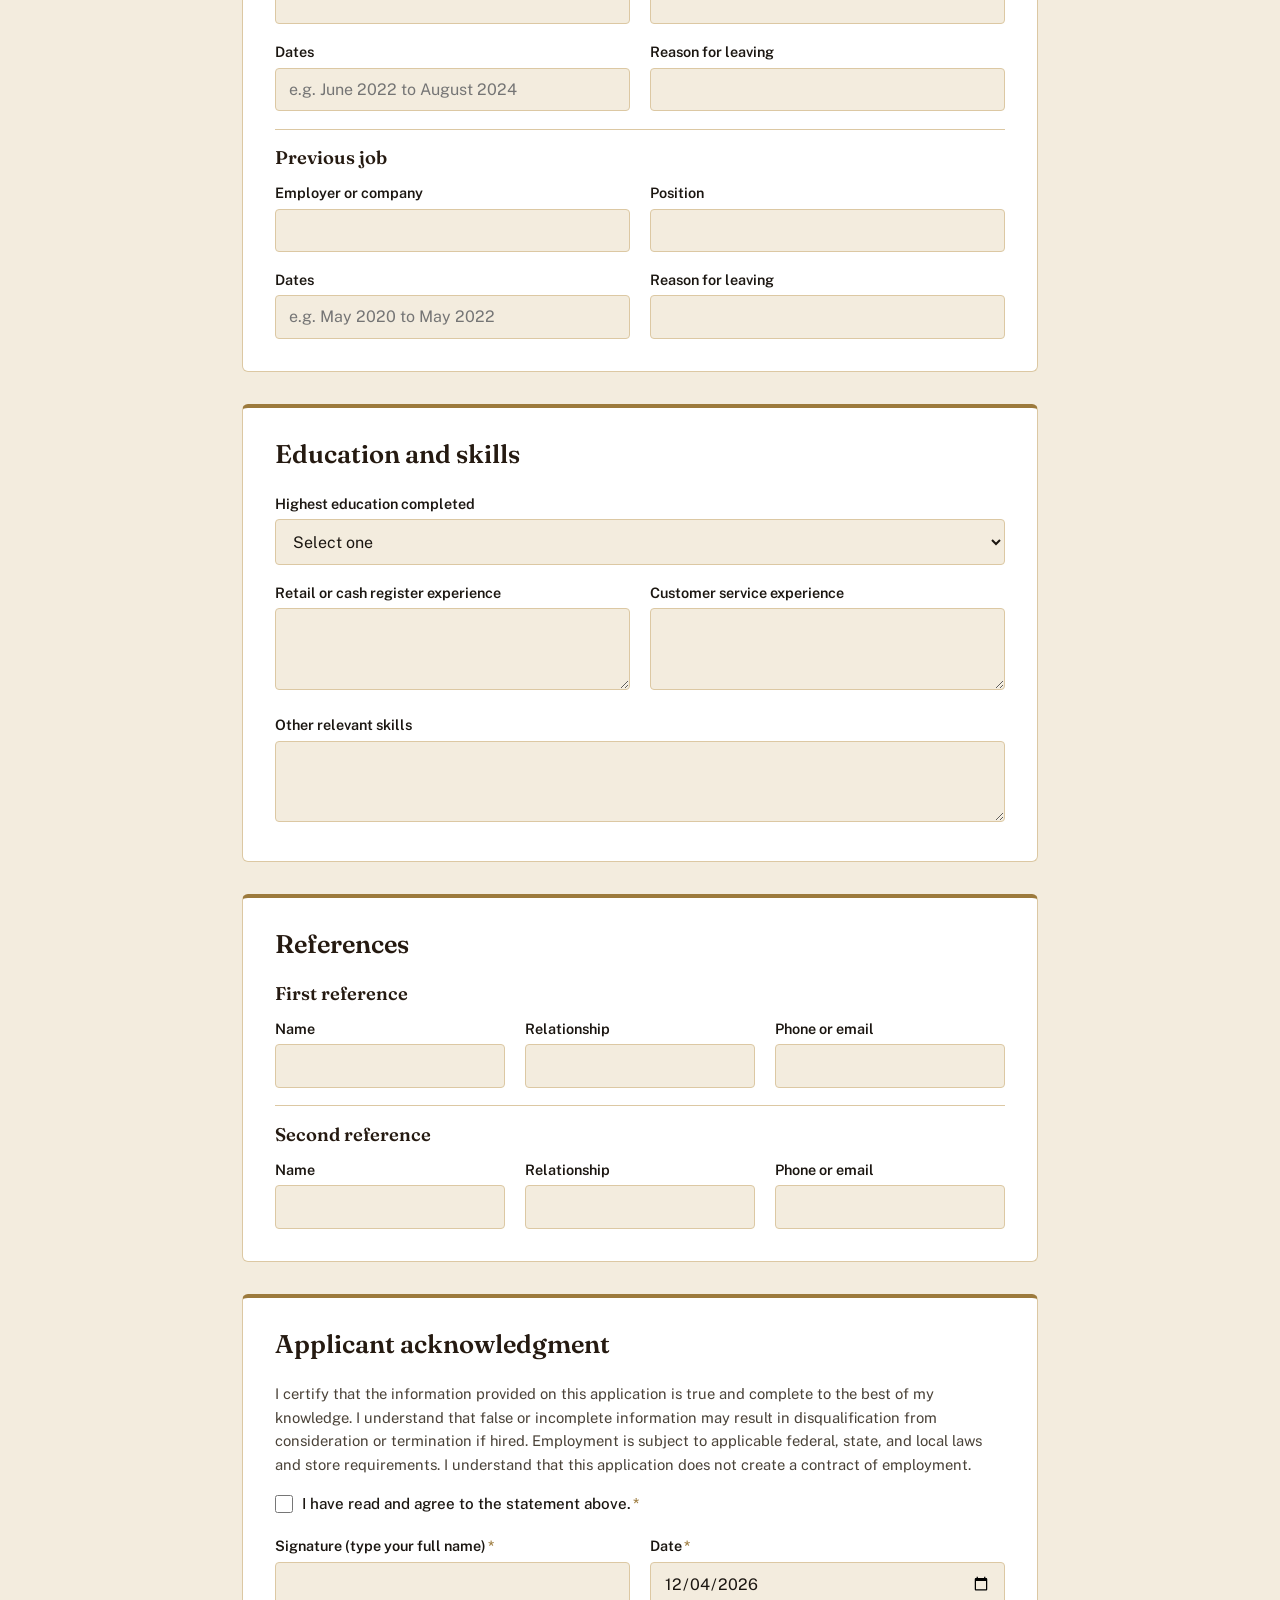
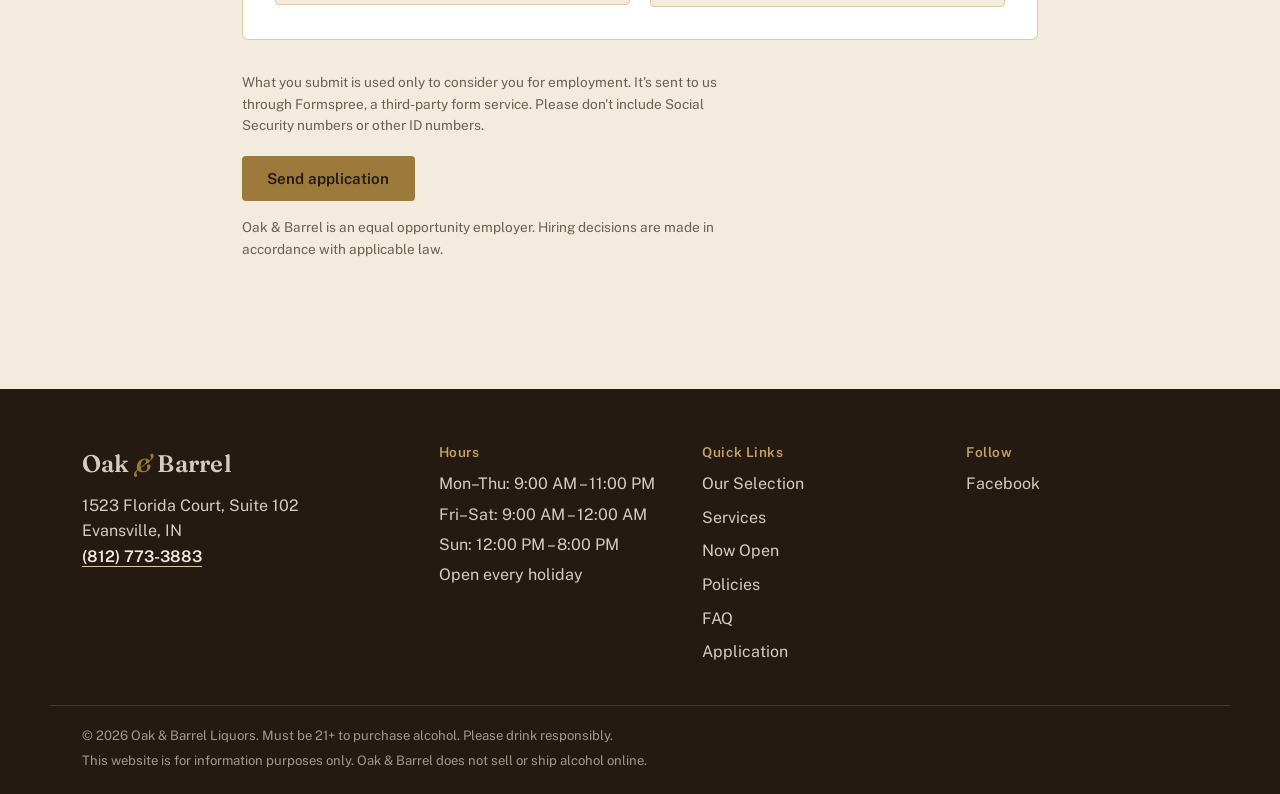
<file: careers.html>
<!DOCTYPE html>
<html lang="en">
<head>
<meta charset="UTF-8">
<meta name="viewport" content="width=device-width, initial-scale=1.0">
<title>Application — Oak &amp; Barrel Liquors, Evansville IN</title>
<meta name="description" content="Apply to work at Oak & Barrel Liquors in Evansville, Indiana. Fill out our employment application online.">

<meta property="og:title" content="Application — Oak &amp; Barrel Liquors">
<meta property="og:description" content="Interested in joining the Oak &amp; Barrel team? Apply online.">
<meta property="og:type" content="business.business">

<link rel="preconnect" href="https://fonts.googleapis.com">
<link rel="preconnect" href="https://fonts.gstatic.com" crossorigin>
<link href="https://fonts.googleapis.com/css2?family=Fraunces:opsz,wght@9..144,400;9..144,500;9..144,600;9..144,700&family=Public+Sans:wght@400;500;600;700&display=swap" rel="stylesheet">

<!-- Favicon (generated from oakAndBarrelLogo.jpg) -->
<link rel="icon" href="favicon.ico" sizes="any">
<link rel="icon" type="image/png" sizes="16x16" href="favicon-16.png">
<link rel="icon" type="image/png" sizes="32x32" href="favicon-32.png">
<link rel="icon" type="image/png" sizes="192x192" href="favicon-192.png">
<link rel="apple-touch-icon" sizes="180x180" href="favicon-180.png">

<link rel="stylesheet" href="style.css">
<noscript><style>.reveal { opacity: 1 !important; transform: none !important; }</style></noscript>

<!-- Styles used only on this page. Everything else comes from style.css. -->
<style>
  .apply { background: var(--color-cream); }
  .apply-inner { max-width: 860px; padding-top: var(--space-lg); }

  .apply-note {
    font-size: 0.9rem;
    color: #6b5f4f;
    margin-bottom: var(--space-md);
  }

  .app-section {
    background: #fff;
    border: 1px solid var(--color-tan);
    border-top: 4px solid var(--color-brass);
    border-radius: var(--radius-md);
    padding: var(--space-md);
    margin: 0 0 var(--space-md);
  }
  .app-section > h2 {
    font-size: clamp(1.3rem, 2.2vw, 1.6rem);
    margin-bottom: 0.9em;
  }
  .app-section > .section-help {
    color: #6b5f4f;
    font-size: 0.9rem;
    margin: -0.5em 0 1.1rem;
  }

  .field-grid {
    display: grid;
    grid-template-columns: repeat(2, 1fr);
    gap: 1rem 1.25rem;
  }
  .field-grid.cols-3 { grid-template-columns: 2fr 1fr 1fr; }
  .field-grid.cols-even3 { grid-template-columns: repeat(3, 1fr); }
  .field-full { grid-column: 1 / -1; }

  .app-form label,
  .app-form legend {
    display: block;
    font-weight: 600;
    font-size: 0.9rem;
    margin-bottom: 0.3em;
    padding: 0;
  }
  .app-form .req { color: var(--color-brass); margin-left: 0.15em; }

  .app-form input[type="text"],
  .app-form input[type="tel"],
  .app-form input[type="email"],
  .app-form input[type="date"],
  .app-form select,
  .app-form textarea {
    width: 100%;
    font-family: var(--font-body);
    font-size: 1rem;
    padding: 0.7em 0.8em;
    border: 1px solid var(--color-tan);
    border-radius: var(--radius-sm);
    background: var(--color-cream);
    color: var(--color-charcoal);
  }
  .app-form textarea { resize: vertical; }
  .app-form input:focus,
  .app-form select:focus,
  .app-form textarea:focus {
    outline: 2px solid var(--color-brass);
    outline-offset: 1px;
  }

  .app-form fieldset { border: 0; margin: 0; padding: 0; min-width: 0; }
  .choice-row { display: flex; gap: 1.5rem; flex-wrap: wrap; padding-top: 0.2rem; }
  .app-form label.choice {
    display: inline-flex;
    align-items: center;
    gap: 0.5rem;
    font-weight: 500;
    font-size: 1rem;
    margin: 0;
    cursor: pointer;
  }
  .app-form input[type="radio"],
  .app-form input[type="checkbox"] {
    width: 1.1rem;
    height: 1.1rem;
    margin: 0;
    accent-color: var(--color-brass);
  }

  .entry-block { padding-top: 1.1rem; margin-top: 1.1rem; border-top: 1px solid var(--color-tan); }
  .entry-block:first-of-type { border-top: 0; padding-top: 0; margin-top: 0; }
  .entry-block h3 { margin-bottom: 0.7em; }

  .certify-text { color: #4a4238; font-size: 0.92rem; margin-bottom: 1rem; max-width: none; }
  .app-form label.certify {
    display: flex;
    align-items: flex-start;
    gap: 0.6rem;
    font-weight: 500;
    font-size: 0.95rem;
    cursor: pointer;
    margin-bottom: 1.1rem;
  }
  .app-form label.certify input { margin-top: 0.2rem; flex-shrink: 0; }

  .apply-submit { margin-bottom: var(--space-md); }
  .apply-submit .btn { margin-top: 0.4rem; }
  .apply-privacy { font-size: 0.85rem; color: #6b5f4f; margin-bottom: 0.8rem; }
  .apply-eeo { font-size: 0.85rem; color: #6b5f4f; margin: 1rem 0 0; }

  @media (max-width: 720px) {
    .field-grid,
    .field-grid.cols-3,
    .field-grid.cols-even3 { grid-template-columns: 1fr; }
    .app-section { padding: 1.4rem 1.25rem; }
  }
</style>
</head>
<body>

<a class="skip-link" href="#main">Skip to content</a>

<!-- ============ HEADER ============ -->
<header class="site-header" id="top">
  <div class="header-inner">
    <a href="index.html" class="wordmark">Oak <span class="amp">&amp;</span> Barrel</a>

    <button class="nav-toggle" id="navToggle" aria-expanded="false" aria-controls="primaryNav" aria-label="Open menu">
      <span class="nav-toggle-bar"></span>
      <span class="nav-toggle-bar"></span>
      <span class="nav-toggle-bar"></span>
    </button>

    <nav class="primary-nav" id="primaryNav" aria-label="Primary">
      <a href="index.html">Home</a>
      <a href="index.html#selection">Our Selection</a>
      <a href="index.html#services">Services</a>
      <a href="index.html#opening">Now Open</a>
      <a href="location.html">Location</a>
      <a href="faq.html">FAQ</a>
      <a href="careers.html" class="is-current" aria-current="page">Applications</a>
      <a href="index.html#contact">Contact</a>
    </nav>
  </div>
</header>

<main id="main">

  <!-- ============ PAGE HEADER ============ -->
  <section class="page-head">
    <div class="section-inner">
      <p class="section-kicker">Join our team</p>
      <h1>Employment Application</h1>
      <p class="page-head-lede">
        Interested in working at Oak &amp; Barrel? Fill out the application below. We read every one, and we'll reach out if there's a good fit.
      </p>
    </div>
  </section>

  <!-- ============ APPLICATION ============ -->
  <section class="apply" id="apply">
    <div class="section-inner apply-inner">

      <p class="apply-note">Fields marked with * are required.</p>

      <!-- Submits to Formspree. This is the same form ID as the contact form on index.html,
           so applications arrive at the same inbox. They are labeled by the subject line below.
           TODO (optional): to keep applications separate from contact messages, create a second
           form in your Formspree dashboard and replace mjykgkjn below with the new form ID. -->
      <form class="app-form"
            id="applyForm"
            aria-label="Employment application"
            action="https://formspree.io/f/mjykgkjn"
            method="POST">

        <!-- Subject line of the notification email sent to the store -->
        <input type="hidden" name="_subject" value="New job application from the Oak &amp; Barrel website">

        <!-- ---------- Applicant information ---------- -->
        <div class="app-section reveal" role="group" aria-labelledby="h-applicant">
          <h2 id="h-applicant">Applicant information</h2>
          <!-- Section divider: not shown on the page, but labels this section in the notification email. -->
          <input type="hidden" name="===== 1. APPLICANT INFORMATION =====" value="-----">
          <div class="field-grid">
            <div class="field-full">
              <label for="fullName">Full name<span class="req" aria-hidden="true">*</span></label>
              <input type="text" id="fullName" name="Full name" autocomplete="name" required>
            </div>
            <div class="field-full">
              <label for="address">Street address<span class="req" aria-hidden="true">*</span></label>
              <input type="text" id="address" name="Street address" autocomplete="street-address" required>
            </div>
          </div>
          <div class="field-grid cols-3" style="margin-top: 1rem;">
            <div>
              <label for="city">City<span class="req" aria-hidden="true">*</span></label>
              <input type="text" id="city" name="City" autocomplete="address-level2" required>
            </div>
            <div>
              <label for="state">State<span class="req" aria-hidden="true">*</span></label>
              <input type="text" id="state" name="State" autocomplete="address-level1" maxlength="2" required>
            </div>
            <div>
              <label for="zip">ZIP<span class="req" aria-hidden="true">*</span></label>
              <input type="text" id="zip" name="ZIP" autocomplete="postal-code" inputmode="numeric" required>
            </div>
          </div>
          <div class="field-grid" style="margin-top: 1rem;">
            <div>
              <label for="phone">Phone<span class="req" aria-hidden="true">*</span></label>
              <input type="tel" id="phone" name="Phone" autocomplete="tel" required>
            </div>
            <div>
              <label for="email">Email<span class="req" aria-hidden="true">*</span></label>
              <!-- Named "email" on purpose: Formspree uses it as the reply-to address, so you can reply to the applicant directly. -->
              <input type="email" id="email" name="email" autocomplete="email" required>
            </div>
          </div>
        </div>

        <!-- ---------- Position & availability ---------- -->
        <div class="app-section reveal" role="group" aria-labelledby="h-position">
          <h2 id="h-position">Position and availability</h2>
          <!-- Section divider: not shown on the page, but labels this section in the notification email. -->
          <input type="hidden" name="===== 2. POSITION AND AVAILABILITY =====" value="-----">
          <div class="field-grid">
            <div>
              <label for="positionApplied">Position applied for<span class="req" aria-hidden="true">*</span></label>
              <input type="text" id="positionApplied" name="Position applied for" required>
            </div>
            <div>
              <label for="dateAvailable">Date available<span class="req" aria-hidden="true">*</span></label>
              <input type="date" id="dateAvailable" name="Date available" required>
            </div>
            <div class="field-full">
              <label for="desiredHours">Desired hours</label>
              <input type="text" id="desiredHours" name="Desired hours" placeholder="e.g. Part time, 20 hours a week">
            </div>

            <fieldset>
              <legend>Are you available evenings?<span class="req" aria-hidden="true">*</span></legend>
              <div class="choice-row">
                <label class="choice"><input type="radio" name="Available evenings" value="Yes" required> Yes</label>
                <label class="choice"><input type="radio" name="Available evenings" value="No"> No</label>
              </div>
            </fieldset>

            <fieldset>
              <legend>Are you available weekends?<span class="req" aria-hidden="true">*</span></legend>
              <div class="choice-row">
                <label class="choice"><input type="radio" name="Available weekends" value="Yes" required> Yes</label>
                <label class="choice"><input type="radio" name="Available weekends" value="No"> No</label>
              </div>
            </fieldset>

            <!-- TODO: confirm the minimum age to work in a package liquor store with the Indiana
                 Alcohol & Tobacco Commission. If it isn't 18, change the number in the question below. -->
            <fieldset class="field-full">
              <legend>Are you at least 18 years old?<span class="req" aria-hidden="true">*</span></legend>
              <div class="choice-row">
                <label class="choice"><input type="radio" name="At least 18" value="Yes" required> Yes</label>
                <label class="choice"><input type="radio" name="At least 18" value="No"> No</label>
              </div>
            </fieldset>
          </div>
        </div>

        <!-- ---------- Work experience ---------- -->
        <div class="app-section reveal" role="group" aria-labelledby="h-work">
          <h2 id="h-work">Work experience</h2>
          <!-- Section divider: not shown on the page, but labels this section in the notification email. -->
          <input type="hidden" name="===== 3. WORK EXPERIENCE =====" value="-----">
          <p class="section-help">No work history yet? That's fine. Leave this section blank.</p>

          <div class="entry-block">
            <h3>Most recent job</h3>
            <div class="field-grid">
              <div>
                <label for="job1Employer">Employer or company</label>
                <input type="text" id="job1Employer" name="Job 1 employer">
              </div>
              <div>
                <label for="job1Position">Position</label>
                <input type="text" id="job1Position" name="Job 1 position">
              </div>
              <div>
                <label for="job1Dates">Dates</label>
                <input type="text" id="job1Dates" name="Job 1 dates" placeholder="e.g. June 2022 to August 2024">
              </div>
              <div>
                <label for="job1Reason">Reason for leaving</label>
                <input type="text" id="job1Reason" name="Job 1 reason for leaving">
              </div>
            </div>
          </div>

          <div class="entry-block">
            <h3>Previous job</h3>
            <div class="field-grid">
              <div>
                <label for="job2Employer">Employer or company</label>
                <input type="text" id="job2Employer" name="Job 2 employer">
              </div>
              <div>
                <label for="job2Position">Position</label>
                <input type="text" id="job2Position" name="Job 2 position">
              </div>
              <div>
                <label for="job2Dates">Dates</label>
                <input type="text" id="job2Dates" name="Job 2 dates" placeholder="e.g. May 2020 to May 2022">
              </div>
              <div>
                <label for="job2Reason">Reason for leaving</label>
                <input type="text" id="job2Reason" name="Job 2 reason for leaving">
              </div>
            </div>
          </div>
        </div>

        <!-- ---------- Education & skills ---------- -->
        <div class="app-section reveal" role="group" aria-labelledby="h-edu">
          <h2 id="h-edu">Education and skills</h2>
          <!-- Section divider: not shown on the page, but labels this section in the notification email. -->
          <input type="hidden" name="===== 4. EDUCATION AND SKILLS =====" value="-----">
          <div class="field-grid">
            <div class="field-full">
              <label for="education">Highest education completed</label>
              <select id="education" name="Highest education completed">
                <option value="">Select one</option>
                <option>Some high school</option>
                <option>High school diploma or GED</option>
                <option>Trade or technical certificate</option>
                <option>Some college</option>
                <option>Associate degree</option>
                <option>Bachelor's degree or higher</option>
              </select>
            </div>
            <div>
              <label for="retailExp">Retail or cash register experience</label>
              <textarea id="retailExp" name="Retail / cash register experience" rows="3"></textarea>
            </div>
            <div>
              <label for="serviceExp">Customer service experience</label>
              <textarea id="serviceExp" name="Customer service experience" rows="3"></textarea>
            </div>
            <div class="field-full">
              <label for="otherSkills">Other relevant skills</label>
              <textarea id="otherSkills" name="Other relevant skills" rows="3"></textarea>
            </div>
          </div>
        </div>

        <!-- ---------- References ---------- -->
        <div class="app-section reveal" role="group" aria-labelledby="h-refs">
          <h2 id="h-refs">References</h2>
          <!-- Section divider: not shown on the page, but labels this section in the notification email. -->
          <input type="hidden" name="===== 5. REFERENCES =====" value="-----">

          <div class="entry-block">
            <h3>First reference</h3>
            <div class="field-grid cols-even3">
              <div>
                <label for="ref1Name">Name</label>
                <input type="text" id="ref1Name" name="Reference 1 name">
              </div>
              <div>
                <label for="ref1Rel">Relationship</label>
                <input type="text" id="ref1Rel" name="Reference 1 relationship">
              </div>
              <div>
                <label for="ref1Contact">Phone or email</label>
                <input type="text" id="ref1Contact" name="Reference 1 contact">
              </div>
            </div>
          </div>

          <div class="entry-block">
            <h3>Second reference</h3>
            <div class="field-grid cols-even3">
              <div>
                <label for="ref2Name">Name</label>
                <input type="text" id="ref2Name" name="Reference 2 name">
              </div>
              <div>
                <label for="ref2Rel">Relationship</label>
                <input type="text" id="ref2Rel" name="Reference 2 relationship">
              </div>
              <div>
                <label for="ref2Contact">Phone or email</label>
                <input type="text" id="ref2Contact" name="Reference 2 contact">
              </div>
            </div>
          </div>
        </div>

        <!-- ---------- Acknowledgment ---------- -->
        <div class="app-section reveal" role="group" aria-labelledby="h-ack">
          <h2 id="h-ack">Applicant acknowledgment</h2>
          <!-- Section divider: not shown on the page, but labels this section in the notification email. -->
          <input type="hidden" name="===== 6. APPLICANT ACKNOWLEDGMENT =====" value="-----">
          <p class="certify-text">
            I certify that the information provided on this application is true and complete to the best of my knowledge.
            I understand that false or incomplete information may result in disqualification from consideration or
            termination if hired. Employment is subject to applicable federal, state, and local laws and store
            requirements. I understand that this application does not create a contract of employment.
          </p>

          <label class="certify" for="certify">
            <input type="checkbox" id="certify" name="Certification" value="Agreed" required>
            <span>I have read and agree to the statement above.<span class="req" aria-hidden="true">*</span></span>
          </label>

          <div class="field-grid">
            <div>
              <label for="signature">Signature (type your full name)<span class="req" aria-hidden="true">*</span></label>
              <input type="text" id="signature" name="Signature" autocomplete="name" required>
            </div>
            <div>
              <label for="signDate">Date<span class="req" aria-hidden="true">*</span></label>
              <input type="date" id="signDate" name="Signature date" required>
            </div>
          </div>
        </div>

        <!-- Honeypot: hidden from humans, catches spam bots. Do not remove. -->
        <input type="text" name="_gotcha" tabindex="-1" autocomplete="off" aria-hidden="true" class="form-honeypot">

        <!-- ---------- Submit ---------- -->
        <div class="apply-submit reveal">
          <p class="apply-privacy">
            What you submit is used only to consider you for employment. It's sent to us through Formspree, a
            third-party form service. Please don't include Social Security numbers or other ID numbers.
          </p>
          <button type="submit" class="btn btn-primary" id="applySubmit">Send application</button>

          <!-- Success / error messages are written here by the script at the bottom of this page -->
          <p class="form-status" id="applyStatus" role="status" aria-live="polite"></p>

          <p class="apply-eeo">Oak &amp; Barrel is an equal opportunity employer. Hiring decisions are made in accordance with applicable law.</p>
        </div>

      </form>
    </div>
  </section>

</main>

<!-- ============ FOOTER ============ -->
<footer class="site-footer">
  <div class="footer-inner">
    <div class="footer-brand">
      <p class="wordmark footer-wordmark">Oak <span class="amp">&amp;</span> Barrel</p>
      <address>
        1523 Florida Court, Suite 102<br>
        Evansville, IN
      </address>
      <a class="tel-link" href="tel:+18127733883">(812) 773-3883</a>
    </div>

    <div class="footer-col">
      <h3>Hours</h3>
      <p>Mon–Thu: 9:00 AM – 11:00 PM</p>
      <p>Fri–Sat: 9:00 AM – 12:00 AM</p>
      <p>Sun: 12:00 PM – 8:00 PM</p>
      <p>Open every holiday</p>
    </div>

    <div class="footer-col">
      <h3>Quick Links</h3>
      <a href="index.html#selection">Our Selection</a>
      <a href="index.html#services">Services</a>
      <a href="index.html#opening">Now Open</a>
      <a href="index.html#policies">Policies</a>
      <a href="faq.html">FAQ</a>
      <a href="careers.html">Application</a>
    </div>

    <div class="footer-col">
      <h3>Follow</h3>
      <a href="https://www.facebook.com/profile.php?id=61593742514404" target="_blank" rel="noopener">Facebook</a>
    </div>
  </div>

  <div class="footer-bottom">
    <p>&copy; <span id="year"></span> Oak &amp; Barrel Liquors. Must be 21+ to purchase alcohol. Please drink responsibly.</p>
    <p class="footer-note">This website is for information purposes only. Oak &amp; Barrel does not sell or ship alcohol online.</p>
  </div>
</footer>

<script src="script.js"></script>

<!-- Application form handler (Formspree). Same pattern as the contact form in script.js:
     submits in the background, shows a message under the button, and falls back to a normal
     Formspree submission if JavaScript is off. Nothing here needs editing. -->
<script>
(function () {
  var form = document.getElementById('applyForm');
  var status = document.getElementById('applyStatus');
  var submitBtn = document.getElementById('applySubmit');
  var signDate = document.getElementById('signDate');
  if (!form || !status) return;

  function todayString() {
    var d = new Date();
    var m = ('0' + (d.getMonth() + 1)).slice(-2);
    var day = ('0' + d.getDate()).slice(-2);
    return d.getFullYear() + '-' + m + '-' + day;
  }

  function fillDate() {
    if (signDate && !signDate.value) signDate.value = todayString();
  }
  fillDate();

  function showStatus(message, kind) {
    status.textContent = message;
    status.classList.remove('is-success', 'is-error');
    status.classList.add('is-visible', kind === 'error' ? 'is-error' : 'is-success');
  }

  function setSending(isSending) {
    if (!submitBtn) return;
    submitBtn.disabled = isSending;
    submitBtn.textContent = isSending ? 'Sending\u2026' : 'Send application';
  }

  form.addEventListener('submit', function (event) {

    // If the form ID hasn't been filled in, don't pretend it worked.
    if (form.action.indexOf('YOUR_FORM_ID') !== -1) {
      event.preventDefault();
      showStatus('This form isn\u2019t connected yet. Please call or stop by the store to apply.', 'error');
      console.warn('Formspree form ID missing: replace YOUR_FORM_ID in the form action in careers.html.');
      return;
    }

    event.preventDefault();

    var data = new FormData(form);

    setSending(true);
    showStatus('Sending\u2026', 'success');

    fetch(form.action, {
      method: 'POST',
      body: data,
      headers: { 'Accept': 'application/json' }
    })
      .then(function (response) {
        if (response.ok) {
          form.reset();
          fillDate();
          showStatus('Thanks \u2014 your application has been sent. We\u2019ll be in touch if there\u2019s a good fit.', 'success');
        } else {
          return response.json().then(function (body) {
            var msg = 'Something went wrong. Please try again later.';
            if (body && body.errors && body.errors.length) {
              msg = body.errors.map(function (e) { return e.message; }).join(', ');
            }
            showStatus(msg, 'error');
          });
        }
      })
      .catch(function () {
        showStatus('Couldn\u2019t send your application \u2014 please check your connection and try again.', 'error');
      })
      .then(function () {
        setSending(false);
      });
  });
})();

</script>
</body>
</html>
</file>
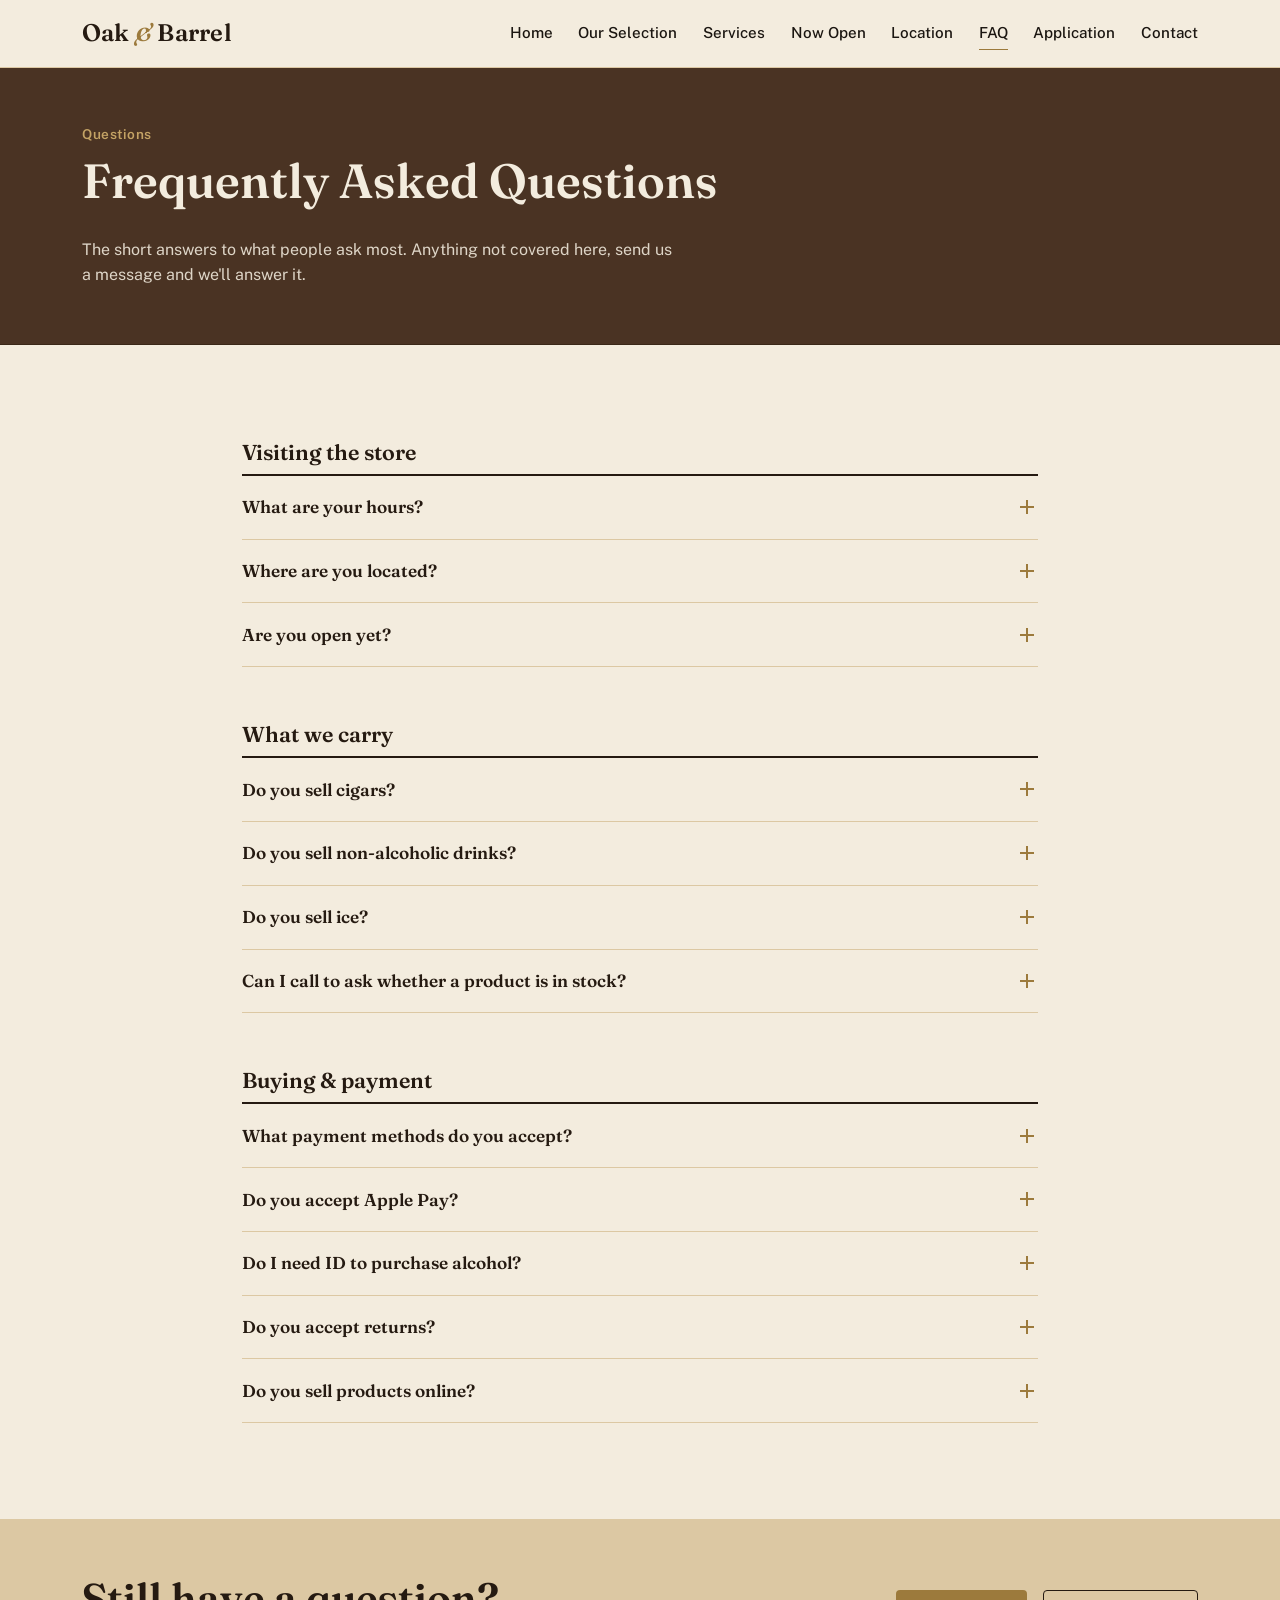
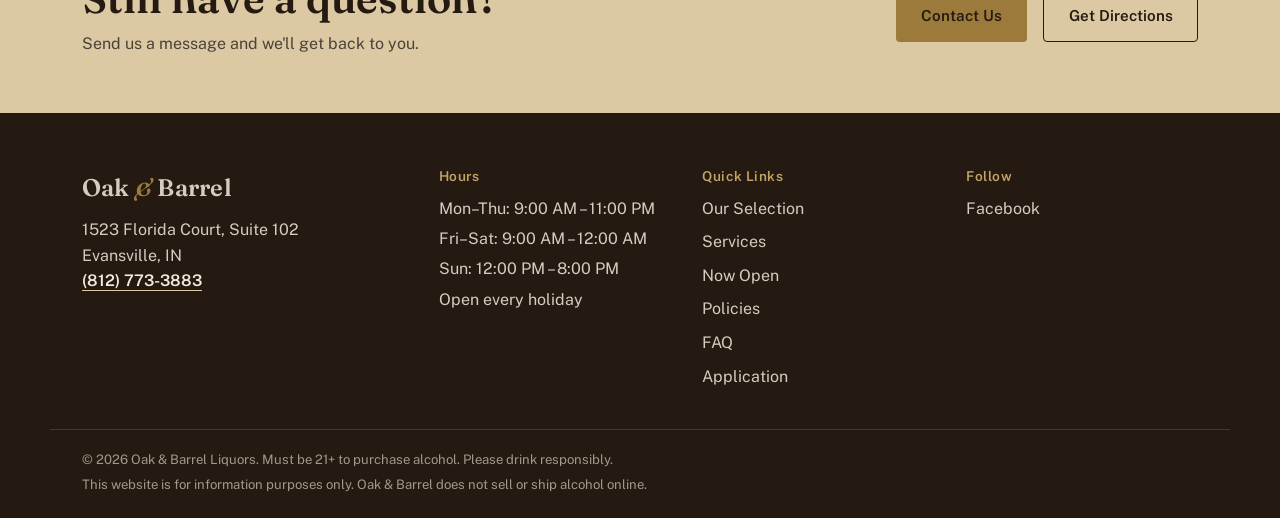
<file: faq.html>
<!DOCTYPE html>
<html lang="en">
<head>
<meta charset="UTF-8">
<meta name="viewport" content="width=device-width, initial-scale=1.0">
<title>FAQ — Oak &amp; Barrel Liquors, Evansville IN</title>
<meta name="description" content="Answers to common questions about Oak & Barrel Liquors in Evansville, Indiana: hours, location, payment methods, ID requirements, returns, cigars, ice and more.">

<meta property="og:title" content="FAQ — Oak &amp; Barrel Liquors">
<meta property="og:description" content="Hours, location, payment methods, ID requirements and more.">
<meta property="og:type" content="business.business">

<link rel="preconnect" href="https://fonts.googleapis.com">
<link rel="preconnect" href="https://fonts.gstatic.com" crossorigin>
<link href="https://fonts.googleapis.com/css2?family=Fraunces:opsz,wght@9..144,400;9..144,500;9..144,600;9..144,700&family=Public+Sans:wght@400;500;600;700&display=swap" rel="stylesheet">

<!-- Favicon (generated from oakAndBarrelLogo.jpg) -->
<link rel="icon" href="favicon.ico" sizes="any">
<link rel="icon" type="image/png" sizes="16x16" href="favicon-16.png">
<link rel="icon" type="image/png" sizes="32x32" href="favicon-32.png">
<link rel="icon" type="image/png" sizes="192x192" href="favicon-192.png">
<link rel="apple-touch-icon" sizes="180x180" href="favicon-180.png">

<link rel="stylesheet" href="style.css">
<noscript><style>.reveal { opacity: 1 !important; transform: none !important; }</style></noscript>
</head>
<body>

<a class="skip-link" href="#main">Skip to content</a>

<!-- ============ HEADER ============ -->
<header class="site-header" id="top">
  <div class="header-inner">
    <a href="index.html" class="wordmark">Oak <span class="amp">&amp;</span> Barrel</a>

    <button class="nav-toggle" id="navToggle" aria-expanded="false" aria-controls="primaryNav" aria-label="Open menu">
      <span class="nav-toggle-bar"></span>
      <span class="nav-toggle-bar"></span>
      <span class="nav-toggle-bar"></span>
    </button>

    <nav class="primary-nav" id="primaryNav" aria-label="Primary">
      <a href="index.html">Home</a>
      <a href="index.html#selection">Our Selection</a>
      <a href="index.html#services">Services</a>
      <a href="index.html#opening">Now Open</a>
      <a href="location.html">Location</a>
      <a href="faq.html" class="is-current" aria-current="page">FAQ</a>
      <a href="careers.html">Application</a>
      <a href="index.html#contact">Contact</a>
    </nav>
  </div>
</header>

<main id="main">

  <!-- ============ PAGE HEADER ============ -->
  <section class="page-head">
    <div class="section-inner">
      <p class="section-kicker">Questions</p>
      <h1>Frequently Asked Questions</h1>
      <p class="page-head-lede">
        The short answers to what people ask most. Anything not covered here, send us a message and we'll answer it.
      </p>
    </div>
  </section>

  <!-- ============ FAQ ============ -->
  <section class="faq" id="faq">
    <div class="section-inner faq-inner reveal">

      <div class="faq-group">
        <h2 class="faq-group-title">Visiting the store</h2>

        <details class="faq-item">
          <summary>What are your hours?</summary>
          <div class="faq-answer">
            <p>Monday through Thursday, 9:00 AM to 11:00 PM. Friday and Saturday, 9:00 AM to midnight. Sunday, 12:00 PM to 8:00 PM. We're open every holiday.</p>
          </div>
        </details>

        <details class="faq-item">
          <summary>Where are you located?</summary>
          <div class="faq-answer">
            <p>1523 Florida Court, Suite 102, Evansville, Indiana.</p>
            <a href="location.html" class="link-arrow">Get directions</a>
          </div>
        </details>

        <details class="faq-item">
          <summary>Are you open yet?</summary>
          <div class="faq-answer">
            <p>Yes! Oak &amp; Barrel Liquors is open now at 1523 Florida Court, Suite 102, Evansville, Indiana. Come by!</p>
            <a href="location.html" class="link-arrow">Get directions</a>
          </div>
        </details>
      </div>

      <div class="faq-group">
        <h2 class="faq-group-title">What we carry</h2>

        <details class="faq-item">
          <summary>Do you sell cigars?</summary>
          <div class="faq-answer">
            <p>Yes. We carry a selection of cigars, available at the counter.</p>
          </div>
        </details>

        <details class="faq-item">
          <summary>Do you sell non-alcoholic drinks?</summary>
          <div class="faq-answer">
            <p>Yes. Along with mixers and sodas, we stock non-alcoholic options for anyone who isn't drinking.</p>
          </div>
        </details>

        <details class="faq-item">
          <summary>Do you sell ice?</summary>
          <div class="faq-answer">
            <p>Yes — bagged ice is available in store.</p>
          </div>
        </details>

        <details class="faq-item">
          <summary>Can I call to ask whether a product is in stock?</summary>
          <div class="faq-answer">
            <p>Yes! You can call (812) 773-3883 to ask whether a product is in stock. If you'd rather, send us a message through the contact form and we'll get back to you.</p>
            <a href="index.html#contact" class="link-arrow">Go to the contact form</a>
          </div>
        </details>
      </div>

      <div class="faq-group">
        <h2 class="faq-group-title">Buying &amp; payment</h2>

        <details class="faq-item">
          <summary>What payment methods do you accept?</summary>
          <div class="faq-answer">
            <p>Cash, Visa, Mastercard, American Express, Discover, and Apple Pay.</p>
          </div>
        </details>

        <details class="faq-item">
          <summary>Do you accept Apple Pay?</summary>
          <div class="faq-answer">
            <p>Yes, Apple Pay is accepted at the register.</p>
          </div>
        </details>

        <details class="faq-item">
          <summary>Do I need ID to purchase alcohol?</summary>
          <div class="faq-answer">
            <p>Yes. You must be 21 or older, and valid photo ID is required for every alcohol or tobacco purchase — no exceptions, regardless of age.</p>
          </div>
        </details>

        <details class="faq-item">
          <summary>Do you accept returns?</summary>
          <div class="faq-answer">
            <p>No. All sales are final. We don't accept returns or exchanges.</p>
          </div>
        </details>

        <details class="faq-item">
          <summary>Do you sell products online?</summary>
          <div class="faq-answer">
            <p>No. This website is for information only — we don't take orders, process payments, or ship anything. Everything is sold in store.</p>
          </div>
        </details>
      </div>

    </div>
  </section>

  <!-- ============ STILL HAVE QUESTIONS ============ -->
  <section class="faq-cta">
    <div class="section-inner faq-cta-inner reveal">
      <div>
        <h2>Still have a question?</h2>
        <p>Send us a message and we'll get back to you.</p>
      </div>
      <div class="faq-cta-actions">
        <a href="index.html#contact" class="btn btn-primary">Contact Us</a>
        <a href="location.html" class="btn btn-outline-dark">Get Directions</a>
      </div>
    </div>
  </section>

</main>

<!-- ============ FOOTER ============ -->
<footer class="site-footer">
  <div class="footer-inner">
    <div class="footer-brand">
      <p class="wordmark footer-wordmark">Oak <span class="amp">&amp;</span> Barrel</p>
      <address>
        1523 Florida Court, Suite 102<br>
        Evansville, IN
      </address>
      <a class="tel-link" href="tel:+18127733883">(812) 773-3883</a>
    </div>

    <div class="footer-col">
      <h3>Hours</h3>
      <p>Mon–Thu: 9:00 AM – 11:00 PM</p>
      <p>Fri–Sat: 9:00 AM – 12:00 AM</p>
      <p>Sun: 12:00 PM – 8:00 PM</p>
      <p>Open every holiday</p>
    </div>

    <div class="footer-col">
      <h3>Quick Links</h3>
      <a href="index.html#selection">Our Selection</a>
      <a href="index.html#services">Services</a>
      <a href="index.html#opening">Now Open</a>
      <a href="index.html#policies">Policies</a>
      <a href="faq.html">FAQ</a>
      <a href="careers.html">Application</a>
    </div>

    <div class="footer-col">
      <h3>Follow</h3>
      <a href="https://www.facebook.com/profile.php?id=61593742514404" target="_blank" rel="noopener">Facebook</a>
    </div>
  </div>

  <div class="footer-bottom">
    <p>&copy; <span id="year"></span> Oak &amp; Barrel Liquors. Must be 21+ to purchase alcohol. Please drink responsibly.</p>
    <p class="footer-note">This website is for information purposes only. Oak &amp; Barrel does not sell or ship alcohol online.</p>
  </div>
</footer>

<script src="script.js"></script>
</body>
</html>
</file>
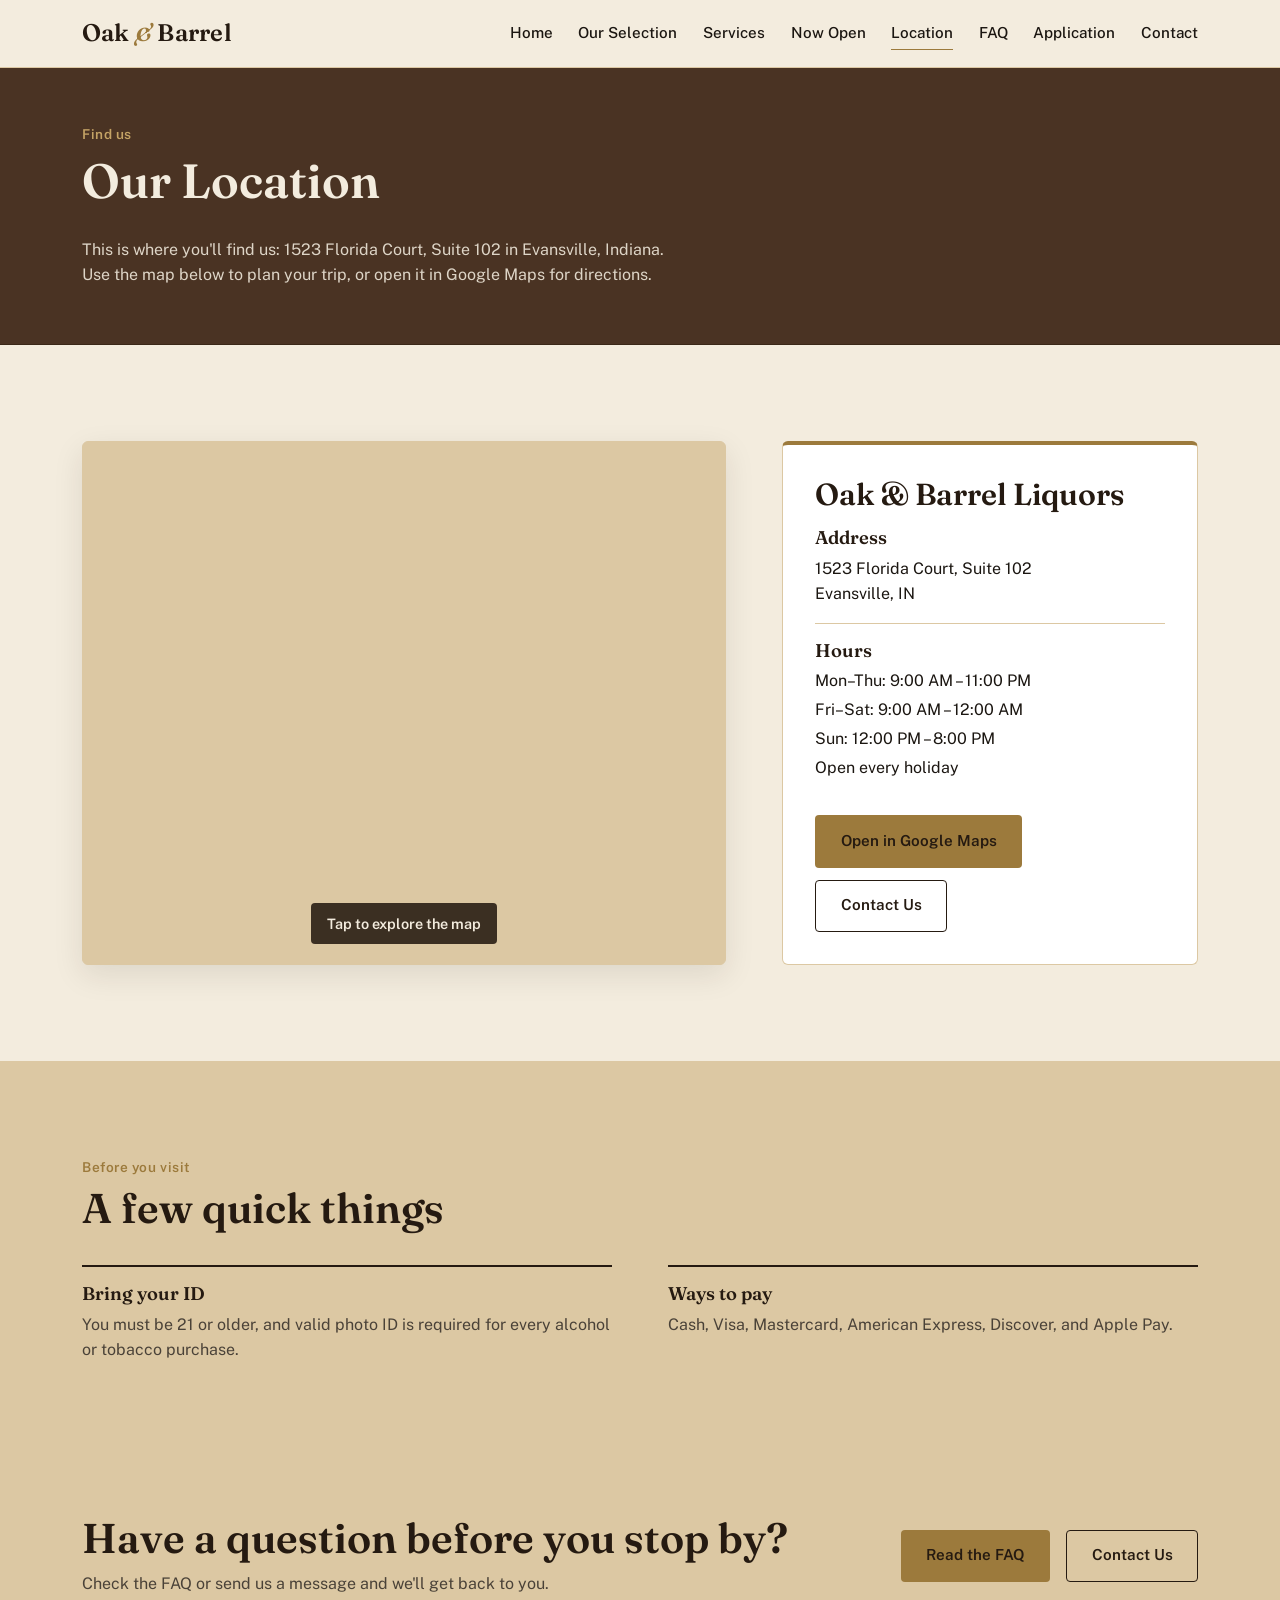
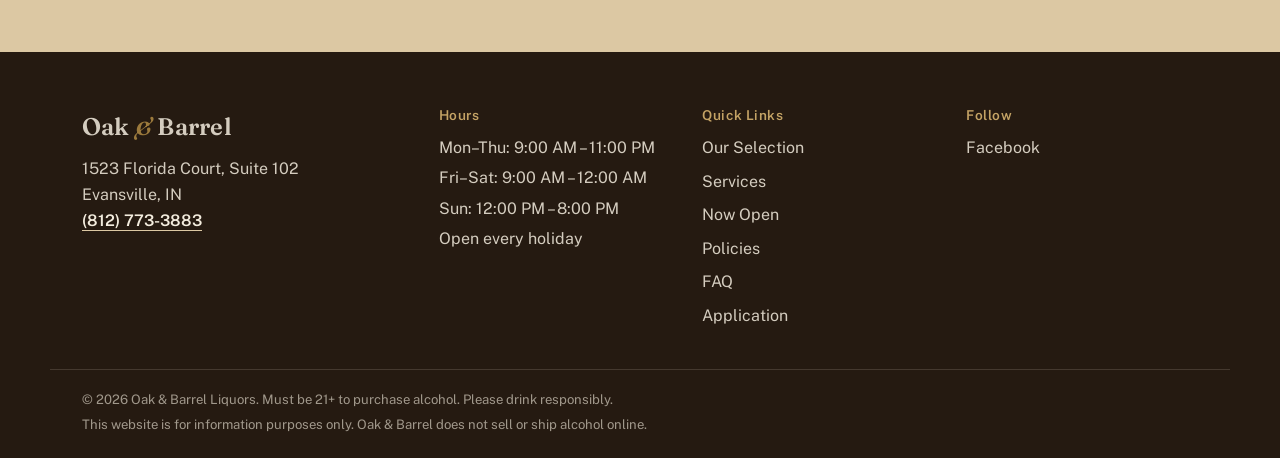
<file: location.html>
<!DOCTYPE html>
<html lang="en">
<head>
<meta charset="UTF-8">
<meta name="viewport" content="width=device-width, initial-scale=1.0">
<title>Location — Oak &amp; Barrel Liquors, Evansville IN</title>
<meta name="description" content="Find Oak & Barrel Liquors at 1523 Florida Court, Suite 102 in Evansville, Indiana. Map, directions, and store hours.">

<meta property="og:title" content="Location — Oak &amp; Barrel Liquors">
<meta property="og:description" content="Find us at 1523 Florida Court, Suite 102, Evansville, Indiana. Map, directions and hours.">
<meta property="og:type" content="business.business">

<link rel="preconnect" href="https://fonts.googleapis.com">
<link rel="preconnect" href="https://fonts.gstatic.com" crossorigin>
<link href="https://fonts.googleapis.com/css2?family=Fraunces:opsz,wght@9..144,400;9..144,500;9..144,600;9..144,700&family=Public+Sans:wght@400;500;600;700&display=swap" rel="stylesheet">

<!-- Favicon (generated from oakAndBarrelLogo.jpg) -->
<link rel="icon" href="favicon.ico" sizes="any">
<link rel="icon" type="image/png" sizes="16x16" href="favicon-16.png">
<link rel="icon" type="image/png" sizes="32x32" href="favicon-32.png">
<link rel="icon" type="image/png" sizes="192x192" href="favicon-192.png">
<link rel="apple-touch-icon" sizes="180x180" href="favicon-180.png">

<link rel="stylesheet" href="style.css">
<noscript><style>.reveal { opacity: 1 !important; transform: none !important; }</style></noscript>

<!-- Styles used only on this page. Everything else comes from style.css. -->
<style>
  .location-page { background: var(--color-cream); }

  .location-page-grid {
    display: grid;
    grid-template-columns: 1.55fr 1fr;
    gap: var(--space-lg);
    align-items: stretch;
  }

  .map-frame {
    border: 1px solid var(--color-tan);
    border-radius: var(--radius-md);
    overflow: hidden;
    background: var(--color-tan);
    min-height: 480px;
    box-shadow: 0 10px 30px rgba(37, 26, 17, 0.10);
  }
  .map-frame { position: relative; }
  .map-frame iframe {
    display: block;
    width: 100%;
    height: 100%;
    min-height: 480px;
    border: 0;
    pointer-events: none; /* locked until tapped, so the map can't trap page scrolling */
  }
  .map-frame.is-active iframe { pointer-events: auto; }

  .map-activate {
    position: absolute;
    inset: 0;
    width: 100%;
    display: flex;
    align-items: flex-end;
    justify-content: center;
    padding: 0 0 1.25rem;
    background: transparent;
    border: 0;
    cursor: pointer;
    font: inherit;
  }
  .map-activate span {
    background: rgba(37, 26, 17, 0.88);
    color: var(--color-cream);
    font-weight: 600;
    font-size: 0.9rem;
    padding: 0.6em 1.1em;
    border-radius: var(--radius-sm);
  }
  .map-activate:hover span { background: var(--color-espresso); }
  .map-frame.is-active .map-activate { display: none; }

  .location-card {
    background: #fff;
    border: 1px solid var(--color-tan);
    border-top: 4px solid var(--color-brass);
    border-radius: var(--radius-md);
    padding: var(--space-md);
    display: flex;
    flex-direction: column;
  }
  .location-card h2 {
    font-size: clamp(1.5rem, 2.4vw, 1.9rem);
    margin-bottom: 0.5em;
  }
  .location-card-block {
    padding: 1rem 0;
    border-top: 1px solid var(--color-tan);
  }
  .location-card-block:first-of-type { border-top: none; padding-top: 0; }
  .location-card-block p { margin-bottom: 0.2em; }
  .location-card-block address { line-height: 1.6; }
  .location-card-actions {
    margin-top: auto;
    padding-top: 1rem;
    display: flex;
    gap: 0.75rem;
    flex-wrap: wrap;
  }
  .location-card-actions .btn-outline-dark { margin-top: 0; }

  .location-notes {
    background: var(--color-tan);
  }
  .location-notes-list {
    display: grid;
    grid-template-columns: repeat(2, 1fr);
    gap: var(--space-lg);
    margin-top: var(--space-md);
  }
  .location-note {
    border-top: 2px solid var(--color-espresso);
    padding-top: 1rem;
  }
  .location-note p { color: #4a4238; margin-bottom: 0; }

  @media (max-width: 960px) {
    .location-page-grid { grid-template-columns: 1fr; }
    .location-notes-list { grid-template-columns: 1fr; gap: var(--space-md); }
  }
  @media (max-width: 720px) {
    .map-frame, .map-frame iframe { min-height: 360px; }
  }
</style>
</head>
<body>

<a class="skip-link" href="#main">Skip to content</a>

<!-- ============ HEADER ============ -->
<header class="site-header" id="top">
  <div class="header-inner">
    <a href="index.html" class="wordmark">Oak <span class="amp">&amp;</span> Barrel</a>

    <button class="nav-toggle" id="navToggle" aria-expanded="false" aria-controls="primaryNav" aria-label="Open menu">
      <span class="nav-toggle-bar"></span>
      <span class="nav-toggle-bar"></span>
      <span class="nav-toggle-bar"></span>
    </button>

    <nav class="primary-nav" id="primaryNav" aria-label="Primary">
      <a href="index.html">Home</a>
      <a href="index.html#selection">Our Selection</a>
      <a href="index.html#services">Services</a>
      <a href="index.html#opening">Now Open</a>
      <a href="location.html" class="is-current" aria-current="page">Location</a>
      <a href="faq.html">FAQ</a>
      <a href="careers.html">Application</a>
      <a href="index.html#contact">Contact</a>
    </nav>
  </div>
</header>

<main id="main">

  <!-- ============ PAGE HEADER ============ -->
  <section class="page-head">
    <div class="section-inner">
      <p class="section-kicker">Find us</p>
      <h1>Our Location</h1>
      <p class="page-head-lede">
        This is where you'll find us: 1523 Florida Court, Suite 102 in Evansville, Indiana.
        Use the map below to plan your trip, or open it in Google Maps for directions.
      </p>
    </div>
  </section>

  <!-- ============ MAP + DETAILS ============ -->
  <section class="location-page" id="map">
    <div class="section-inner reveal">

      <div class="location-page-grid">

        <div class="map-frame" id="mapFrame">
          <iframe
            title="Map showing Oak &amp; Barrel Liquors at 1523 Florida Court, Suite 102, Evansville, Indiana"
            src="https://www.google.com/maps?q=1523+Florida+Court+Suite+102+Evansville+IN&amp;output=embed"
            loading="lazy"
            allowfullscreen
            referrerpolicy="no-referrer-when-downgrade"></iframe>
          <button type="button" class="map-activate" id="mapActivate" aria-label="Activate map to zoom and move it">
            <span>Tap to explore the map</span>
          </button>
        </div>

        <div class="location-card">
          <h2>Oak &amp; Barrel Liquors</h2>

          <div class="location-card-block">
            <h3>Address</h3>
            <address>
              1523 Florida Court, Suite 102<br>
              Evansville, IN
            </address>
          </div>

          <div class="location-card-block">
            <h3>Hours</h3>
            <p>Mon–Thu: 9:00 AM – 11:00 PM</p>
            <p>Fri–Sat: 9:00 AM – 12:00 AM</p>
            <p>Sun: 12:00 PM – 8:00 PM</p>
            <p>Open every holiday</p>
          </div>

          <div class="location-card-actions">
            <a href="https://www.google.com/maps/dir/?api=1&amp;destination=1523+Florida+Court+Suite+102+Evansville+IN" class="btn btn-primary" target="_blank" rel="noopener">Open in Google Maps</a>
            <a href="index.html#contact" class="btn btn-outline-dark">Contact Us</a>
          </div>
        </div>

      </div>
    </div>
  </section>

  <!-- ============ GOOD TO KNOW ============ -->
  <section class="location-notes" id="before-you-visit">
    <div class="section-inner reveal">
      <p class="section-kicker">Before you visit</p>
      <h2>A few quick things</h2>

      <div class="location-notes-list">
        <div class="location-note">
          <h3>Bring your ID</h3>
          <p>You must be 21 or older, and valid photo ID is required for every alcohol or tobacco purchase.</p>
        </div>
        <div class="location-note">
          <h3>Ways to pay</h3>
          <p>Cash, Visa, Mastercard, American Express, Discover, and Apple Pay.</p>
        </div>
      </div>
    </div>
  </section>

  <!-- ============ STILL HAVE QUESTIONS ============ -->
  <section class="faq-cta">
    <div class="section-inner faq-cta-inner reveal">
      <div>
        <h2>Have a question before you stop by?</h2>
        <p>Check the FAQ or send us a message and we'll get back to you.</p>
      </div>
      <div class="faq-cta-actions">
        <a href="faq.html" class="btn btn-primary">Read the FAQ</a>
        <a href="index.html#contact" class="btn btn-outline-dark">Contact Us</a>
      </div>
    </div>
  </section>

</main>

<!-- ============ FOOTER ============ -->
<footer class="site-footer">
  <div class="footer-inner">
    <div class="footer-brand">
      <p class="wordmark footer-wordmark">Oak <span class="amp">&amp;</span> Barrel</p>
      <address>
        1523 Florida Court, Suite 102<br>
        Evansville, IN
      </address>
      <a class="tel-link" href="tel:+18127733883">(812) 773-3883</a>
    </div>

    <div class="footer-col">
      <h3>Hours</h3>
      <p>Mon–Thu: 9:00 AM – 11:00 PM</p>
      <p>Fri–Sat: 9:00 AM – 12:00 AM</p>
      <p>Sun: 12:00 PM – 8:00 PM</p>
      <p>Open every holiday</p>
    </div>

    <div class="footer-col">
      <h3>Quick Links</h3>
      <a href="index.html#selection">Our Selection</a>
      <a href="index.html#services">Services</a>
      <a href="index.html#opening">Now Open</a>
      <a href="index.html#policies">Policies</a>
      <a href="faq.html">FAQ</a>
      <a href="careers.html">Application</a>
    </div>

    <div class="footer-col">
      <h3>Follow</h3>
      <a href="https://www.facebook.com/profile.php?id=61593742514404" target="_blank" rel="noopener">Facebook</a>
    </div>
  </div>

  <div class="footer-bottom">
    <p>&copy; <span id="year"></span> Oak &amp; Barrel Liquors. Must be 21+ to purchase alcohol. Please drink responsibly.</p>
    <p class="footer-note">This website is for information purposes only. Oak &amp; Barrel does not sell or ship alcohol online.</p>
  </div>
</footer>

<script src="script.js"></script>
</body>
</html>
</file>
<file: style.css>
/* ===================================================================
   Oak & Barrel Liquors — Stylesheet
   Palette: deep espresso brown, walnut, warm cream, muted tan, soft brass
   =================================================================== */

:root {
  --color-cream:      #F3ECDE;
  --color-tan:         #DCC8A3;
  --color-walnut:      #4A3323;
  --color-walnut-dark: #3A2717;
  --color-espresso:    #251A11;
  --color-charcoal:    #1B1611;
  --color-brass:       #9C7A3C;
  --color-brass-light: #C4A365;

  --font-display: 'Fraunces', Georgia, 'Times New Roman', serif;
  --font-body: 'Public Sans', -apple-system, BlinkMacSystemFont, 'Segoe UI', sans-serif;

  --max-width: 1180px;
  --radius-sm: 4px;
  --radius-md: 6px;

  --space-xs: 0.5rem;
  --space-sm: 1rem;
  --space-md: 2rem;
  --space-lg: 3.5rem;
  --space-xl: 6rem;
}

/* ---------- Reset & base ---------- */
*, *::before, *::after { box-sizing: border-box; }
html { scroll-behavior: smooth; }

body {
  margin: 0;
  font-family: var(--font-body);
  color: var(--color-charcoal);
  background: var(--color-cream);
  line-height: 1.6;
  -webkit-font-smoothing: antialiased;
}

img { max-width: 100%; display: block; }

h1, h2, h3 {
  font-family: var(--font-display);
  font-weight: 600;
  line-height: 1.15;
  margin: 0 0 0.6em;
  color: var(--color-espresso);
}

h1 { font-size: clamp(2.4rem, 5vw, 4rem); }
h2 { font-size: clamp(1.8rem, 3.4vw, 2.6rem); }
h3 { font-size: 1.15rem; margin-bottom: 0.4em; }

p { margin: 0 0 1em; max-width: 62ch; }

a { color: inherit; }

address { font-style: normal; }

section[id] { scroll-margin-top: 84px; }

.skip-link {
  position: absolute;
  left: -999px;
  top: 0;
  background: var(--color-espresso);
  color: var(--color-cream);
  padding: 0.75em 1.25em;
  z-index: 999;
}
.skip-link:focus {
  left: 1rem;
  top: 1rem;
}

:focus-visible {
  outline: 2px solid var(--color-brass);
  outline-offset: 2px;
}

@media (prefers-reduced-motion: reduce) {
  html { scroll-behavior: auto; }
  * { animation-duration: 0.001ms !important; transition-duration: 0.001ms !important; }
  .reveal { opacity: 1 !important; transform: none !important; }
}

/* ---------- Scroll reveal ---------- */
.reveal {
  opacity: 0;
  transform: translateY(18px);
  transition: opacity 0.65s ease, transform 0.65s ease;
}
.reveal.is-visible {
  opacity: 1;
  transform: translateY(0);
}
.reveal-group .reveal:nth-child(2) { transition-delay: 0.08s; }
.reveal-group .reveal:nth-child(3) { transition-delay: 0.16s; }
.reveal-group .reveal:nth-child(4) { transition-delay: 0.24s; }

/* ---------- Shared layout helpers ---------- */
.section-inner {
  max-width: var(--max-width);
  margin: 0 auto;
  padding: var(--space-xl) var(--space-md);
}

.section-kicker {
  font-family: var(--font-body);
  font-weight: 600;
  font-size: 0.85rem;
  letter-spacing: 0.04em;
  color: var(--color-brass);
  margin-bottom: 0.5em;
}

.section-lede {
  max-width: 68ch;
  color: #4a4238;
}

/* Used for details that aren't available yet (phone, email) */
.pending {
  color: #6b5f4f;
  font-style: italic;
}

/* ---------- Buttons ---------- */
.btn {
  display: inline-block;
  padding: 0.85em 1.6em;
  font-family: var(--font-body);
  font-weight: 600;
  font-size: 0.95rem;
  text-decoration: none;
  border-radius: var(--radius-sm);
  border: 1.5px solid transparent;
  cursor: pointer;
  transition: background-color 0.15s ease, color 0.15s ease, border-color 0.15s ease, transform 0.15s ease, box-shadow 0.15s ease;
}

.btn:hover { transform: translateY(-2px); }
.btn:active { transform: translateY(0); }

.btn-primary {
  background: var(--color-brass);
  color: var(--color-espresso);
}
.btn-primary:hover { background: var(--color-brass-light); box-shadow: 0 6px 16px rgba(156, 122, 60, 0.35); }

.btn-outline-light {
  background: transparent;
  border-color: rgba(243, 236, 222, 0.65);
  color: var(--color-cream);
}
.btn-outline-light:hover {
  background: rgba(243, 236, 222, 0.12);
  border-color: var(--color-cream);
}

.btn-outline-dark {
  background: transparent;
  border-color: var(--color-espresso);
  color: var(--color-espresso);
  margin-top: 0.75em;
}
.btn-outline-dark:hover {
  background: var(--color-espresso);
  color: var(--color-cream);
}

.link-arrow {
  display: inline-block;
  margin-top: 0.5em;
  color: var(--color-walnut);
  font-weight: 600;
  text-decoration: none;
  border-bottom: 1.5px solid var(--color-brass);
  padding-bottom: 2px;
  transition: color 0.15s ease, padding-left 0.15s ease;
}
.link-arrow:hover { color: var(--color-brass); padding-left: 3px; }

.tel-link {
  font-weight: 600;
  color: var(--color-walnut);
  text-decoration: none;
  border-bottom: 1px solid var(--color-tan);
}
.tel-link:hover { border-color: var(--color-brass); }

/* ---------- Header / Nav ---------- */
.site-header {
  position: sticky;
  top: 0;
  z-index: 100;
  background: var(--color-cream);
  border-bottom: 1px solid var(--color-tan);
  transition: box-shadow 0.25s ease;
}

.site-header.is-scrolled {
  box-shadow: 0 2px 14px rgba(37, 26, 17, 0.08);
}

.header-inner {
  max-width: var(--max-width);
  margin: 0 auto;
  padding: 0.9rem var(--space-md);
  display: flex;
  align-items: center;
  justify-content: space-between;
  gap: 1.5rem;
  transition: padding 0.25s ease;
}

.site-header.is-scrolled .header-inner {
  padding-top: 0.55rem;
  padding-bottom: 0.55rem;
}

.site-header.is-scrolled .wordmark {
  font-size: 1.3rem;
}

.wordmark {
  font-family: var(--font-display);
  font-size: 1.5rem;
  font-weight: 600;
  color: var(--color-espresso);
  text-decoration: none;
  letter-spacing: 0.01em;
  white-space: nowrap;
  transition: font-size 0.25s ease;
}
.wordmark .amp { color: var(--color-brass); font-style: italic; }

.primary-nav {
  display: flex;
  align-items: center;
  gap: 1.6rem;
  font-size: 0.95rem;
  font-weight: 500;
}

.primary-nav a {
  text-decoration: none;
  color: var(--color-charcoal);
  padding: 0.25rem 0;
  border-bottom: 1.5px solid transparent;
  transition: border-color 0.15s ease, color 0.15s ease;
}
.primary-nav a:hover { border-bottom-color: var(--color-brass); }

.nav-toggle {
  display: none;
  flex-direction: column;
  gap: 5px;
  background: none;
  border: none;
  cursor: pointer;
  padding: 0.5rem;
}
.nav-toggle-bar {
  width: 24px;
  height: 2px;
  background: var(--color-espresso);
}

/* ---------- Hero ---------- */
.hero {
  position: relative;
  min-height: 78vh;
  display: flex;
  align-items: flex-end;
  overflow: hidden;
}

.hero-media {
  position: absolute;
  inset: 0;
}

.hero-media img {
  width: 100%;
  height: 100%;
  object-fit: cover;
  display: block;
}

.hero-scrim {
  position: absolute;
  inset: 0;
  background: linear-gradient(to top, rgba(20, 20, 20, 0.88) 0%, rgba(20, 20, 20, 0.78) 45%, rgba(20, 20, 20, 0.68) 100%);
}

.hero-content {
  position: relative;
  z-index: 2;
  max-width: var(--max-width);
  margin: 0 auto;
  width: 100%;
  padding: var(--space-xl) var(--space-md) var(--space-lg);
  color: var(--color-cream);
}

.hero-eyebrow {
  font-weight: 600;
  letter-spacing: 0.04em;
  color: var(--color-brass-light);
  margin-bottom: 0.4em;
}

.hero-title {
  color: var(--color-cream);
  margin-bottom: 0.25em;
}

.hero-tagline {
  font-size: 1.15rem;
  max-width: 46ch;
  color: rgba(243, 236, 222, 0.9);
}

.hero-actions {
  display: flex;
  gap: 1rem;
  flex-wrap: wrap;
  margin-top: 1.5rem;
}

/* ---------- Hero entrance ---------- */
@keyframes heroRise {
  from { opacity: 0; transform: translateY(14px); }
  to   { opacity: 1; transform: translateY(0); }
}
.hero-eyebrow, .hero-title, .hero-tagline, .hero-actions {
  opacity: 0;
  animation: heroRise 0.7s ease forwards;
}
.hero-eyebrow  { animation-delay: 0.05s; }
.hero-title    { animation-delay: 0.16s; }
.hero-tagline  { animation-delay: 0.30s; }
.hero-actions  { animation-delay: 0.44s; }

/* ---------- Photo placeholders ---------- */
.photo-placeholder {
  background:
    repeating-linear-gradient(135deg, rgba(0,0,0,0.05) 0 2px, transparent 2px 14px),
    linear-gradient(160deg, #6b4d34 0%, #4a3323 55%, #3a2717 100%);
  display: flex;
  align-items: center;
  justify-content: center;
  text-align: center;
  min-height: 220px;
}

.placeholder-tag {
  color: var(--color-cream);
  background: rgba(27, 22, 17, 0.55);
  border: 1px dashed rgba(243, 236, 222, 0.55);
  padding: 0.6em 1em;
  font-size: 0.85rem;
  max-width: 80%;
}

/* ---------- Info strip ---------- */
.info-strip {
  background: var(--color-walnut);
  color: var(--color-cream);
}

.info-strip-inner {
  max-width: var(--max-width);
  margin: 0 auto;
  padding: var(--space-md);
  display: grid;
  grid-template-columns: repeat(3, 1fr);
}

.info-item {
  padding: 0.5rem var(--space-md);
  border-left: 1px solid rgba(243, 236, 222, 0.25);
}
.info-item:first-child { border-left: none; padding-left: 0; }

.info-item p { margin: 0 0 0.2em; color: rgba(243, 236, 222, 0.92); }

.info-note {
  margin-top: 0.5em !important;
  color: var(--color-brass-light) !important;
  font-size: 0.9rem;
}

.info-label {
  font-size: 0.8rem;
  letter-spacing: 0.05em;
  color: var(--color-brass-light);
  margin-bottom: 0.5em;
  font-family: var(--font-body);
  font-weight: 600;
}

.info-item .tel-link { color: var(--color-cream); border-color: rgba(243,236,222,0.4); }
.info-item .link-arrow { color: var(--color-brass-light); border-color: var(--color-brass-light); }

/* ---------- Intro ---------- */
.intro-inner {
  max-width: var(--max-width);
  margin: 0 auto;
  padding: var(--space-xl) var(--space-md);
  display: grid;
  grid-template-columns: 1.1fr 0.9fr;
  gap: var(--space-lg);
  align-items: center;
}

.intro-media {
  min-height: 320px;
  aspect-ratio: 4 / 3;
  border-radius: 14px;
  overflow: hidden;
  position: relative;
}

.intro-media img {
  width: 100%;
  height: 100%;
  object-fit: cover;
  display: block;
}

/* ---------- Photo carousel (Welcome section) ---------- */
.photo-carousel {
  position: relative;
  width: 100%;
  height: 100%;
}

.photo-carousel img {
  position: absolute;
  inset: 0;
  opacity: 0;
  transition: opacity 1.1s ease;
  pointer-events: none;
}

.photo-carousel img.is-active {
  opacity: 1;
  pointer-events: auto;
}

.photo-carousel-dots {
  position: absolute;
  z-index: 2;
  left: 50%;
  bottom: 14px;
  transform: translateX(-50%);
  display: flex;
  gap: 7px;
}

.photo-carousel-dots span {
  width: 6px;
  height: 6px;
  border-radius: 50%;
  background: rgba(243, 236, 222, 0.55);
  transition: background-color 0.3s ease, transform 0.3s ease;
}

.photo-carousel-dots span.is-active {
  background: var(--color-cream);
  transform: scale(1.3);
}

/* ---------- Selection ---------- */
.selection { background: var(--color-cream); border-top: 1px solid var(--color-tan); }

.selection-list {
  margin: var(--space-md) 0 0;
  padding: 0;
  list-style: none;
  display: grid;
  grid-template-columns: repeat(2, 1fr);
  gap: 0 var(--space-lg);
  border-top: 1px solid var(--color-tan);
}

.category-row {
  padding: 1.15rem 0;
  border-bottom: 1px solid var(--color-tan);
}

.category-name { margin: 0; }

/* ---------- Services ---------- */
.services { background: var(--color-tan); }

.services-grid {
  margin-top: var(--space-md);
  display: grid;
  grid-template-columns: repeat(2, 1fr);
}

.service {
  padding: var(--space-md);
  padding-right: var(--space-md);
  border-left: 1px solid rgba(37, 26, 17, 0.18);
  padding-left: var(--space-md);
}
.service:first-child { border-left: none; padding-left: 0; }

.service-icon {
  width: 34px;
  height: 34px;
  fill: none;
  stroke: var(--color-brass);
  stroke-width: 1.6;
  margin-bottom: 0.8rem;
}

.service p { color: #4a4238; margin-bottom: 0; }

/* ---------- Opening soon (dark band) ---------- */
.about { background: var(--color-espresso); color: var(--color-cream); }

.opening-inner {
  max-width: 760px;
  margin: 0 auto;
  padding: var(--space-xl) var(--space-md);
}

.about h2 { color: var(--color-cream); }
.about .section-kicker { color: var(--color-brass-light); }
.about p { color: rgba(243, 236, 222, 0.88); }
.about .link-arrow { color: var(--color-brass-light); border-color: var(--color-brass-light); }

/* ---------- Location ---------- */
.location-details {
  margin-top: var(--space-md);
  display: grid;
  grid-template-columns: 1fr 1fr;
  gap: var(--space-md) var(--space-lg);
  max-width: 820px;
}

.location-block h3 { margin-bottom: 0.3em; }
.location-block p { margin-bottom: 0.3em; }

/* ---------- Policies ---------- */
.policies { background: var(--color-tan); }

.policy-notice {
  background: var(--color-cream);
  border-left: 4px solid var(--color-brass);
  padding: 1.5rem 1.75rem;
  margin: var(--space-md) 0;
}
.policy-notice h3 { margin-bottom: 0.3em; }
.policy-notice p { margin-bottom: 0; }

.policy-list {
  display: grid;
  grid-template-columns: repeat(2, 1fr);
  gap: var(--space-lg);
  margin-top: var(--space-md);
}

.policy-item {
  border-top: 2px solid var(--color-espresso);
  padding-top: 1rem;
}
.policy-item p { color: #4a4238; }

/* ---------- Contact ---------- */
.contact-grid {
  margin-top: var(--space-md);
  display: grid;
  grid-template-columns: 1fr 1.2fr;
  gap: var(--space-lg);
  align-items: start;
}

.contact-row { margin-bottom: 1.5rem; }
.contact-row h3 { margin-bottom: 0.25em; }
.contact-row p { margin-bottom: 0; }

.social-links { display: flex; gap: 1rem; }
.social-links a {
  text-decoration: none;
  font-weight: 600;
  color: var(--color-walnut);
  border-bottom: 1.5px solid var(--color-brass);
}

.contact-form {
  background: #fff;
  border: 1px solid var(--color-tan);
  padding: var(--space-md);
  display: flex;
  flex-direction: column;
}

.form-note {
  font-size: 0.85rem;
  color: #6b5f4f;
  margin-bottom: 1.2rem;
}

.contact-form label {
  font-weight: 600;
  font-size: 0.9rem;
  margin-bottom: 0.3em;
  margin-top: 0.8em;
}
.contact-form label:first-of-type { margin-top: 0; }

.contact-form input,
.contact-form textarea {
  font-family: var(--font-body);
  font-size: 1rem;
  padding: 0.7em 0.8em;
  border: 1px solid var(--color-tan);
  border-radius: var(--radius-sm);
  background: var(--color-cream);
  resize: vertical;
}
.contact-form input:focus,
.contact-form textarea:focus {
  outline: 2px solid var(--color-brass);
  outline-offset: 1px;
}

.contact-form button { margin-top: 1.2rem; align-self: flex-start; }

/* ---------- Footer ---------- */
.site-footer {
  background: var(--color-espresso);
  color: rgba(243, 236, 222, 0.85);
}

.footer-inner {
  max-width: var(--max-width);
  margin: 0 auto;
  padding: var(--space-lg) var(--space-md) var(--space-md);
  display: grid;
  grid-template-columns: 1.4fr 1fr 1fr 1fr;
  gap: var(--space-md);
}

.footer-wordmark {
  color: var(--color-cream);
  margin-bottom: 0.6rem;
}

.footer-brand address, .footer-brand p { color: rgba(243, 236, 222, 0.85); }
.footer-brand .tel-link { color: var(--color-cream); }

.footer-col h3 {
  color: var(--color-brass-light);
  font-family: var(--font-body);
  font-size: 0.85rem;
  letter-spacing: 0.04em;
  margin-bottom: 0.8em;
}
.footer-col p { margin: 0 0 0.3em; }
.footer-col a {
  display: block;
  text-decoration: none;
  color: rgba(243, 236, 222, 0.85);
  margin-bottom: 0.5em;
}
.footer-col a:hover { color: var(--color-brass-light); }

.footer-bottom {
  border-top: 1px solid rgba(243, 236, 222, 0.15);
  padding: 1.2rem var(--space-md);
  max-width: var(--max-width);
  margin: 0 auto;
  font-size: 0.82rem;
  color: rgba(243, 236, 222, 0.6);
}
.footer-bottom p { margin: 0 0 0.3em; max-width: none; }


/* ---------- Current page indicator ---------- */
.primary-nav a.is-current { border-bottom-color: var(--color-brass); }

/* ---------- Form: honeypot + status ---------- */
.form-honeypot {
  position: absolute !important;
  left: -9999px !important;
  width: 1px !important;
  height: 1px !important;
  opacity: 0;
}

.form-status {
  margin: 1rem 0 0;
  font-size: 0.92rem;
  font-weight: 600;
  display: none;
}
.form-status.is-visible { display: block; }
.form-status.is-success { color: #3f6b3a; }
.form-status.is-error { color: #8c3b2e; }

/* ---------- FAQ page ---------- */
.page-head {
  background: var(--color-walnut);
  color: var(--color-cream);
  border-bottom: 1px solid var(--color-walnut-dark);
}
.page-head .section-inner { padding-top: var(--space-lg); padding-bottom: var(--space-lg); }
.page-head h1 { color: var(--color-cream); font-size: clamp(2rem, 4vw, 3rem); }
.page-head .section-kicker { color: var(--color-brass-light); }
.page-head-lede { color: rgba(243, 236, 222, 0.88); max-width: 60ch; margin-bottom: 0; }

.faq { background: var(--color-cream); }
.faq-inner { max-width: 860px; }

.faq-group { margin-bottom: var(--space-lg); }
.faq-group:last-child { margin-bottom: 0; }

.faq-group-title {
  font-size: 1.35rem;
  padding-bottom: 0.5rem;
  margin-bottom: 0;
  border-bottom: 2px solid var(--color-espresso);
}

.faq-item { border-bottom: 1px solid var(--color-tan); }

.faq-item summary {
  font-family: var(--font-display);
  font-size: 1.08rem;
  font-weight: 600;
  color: var(--color-espresso);
  padding: 1.1rem 2.5rem 1.1rem 0;
  position: relative;
  cursor: pointer;
  list-style: none;
}
.faq-item summary::-webkit-details-marker { display: none; }

/* Plus / minus indicator */
.faq-item summary::after,
.faq-item summary::before {
  content: "";
  position: absolute;
  right: 4px;
  top: 50%;
  background: var(--color-brass);
}
.faq-item summary::before {
  width: 14px;
  height: 2px;
  margin-top: -1px;
}
.faq-item summary::after {
  width: 2px;
  height: 14px;
  margin-top: -7px;
  right: 10px;
  transition: transform 0.15s ease, opacity 0.15s ease;
}
.faq-item[open] summary::after { transform: scaleY(0); opacity: 0; }

.faq-item summary:hover { color: var(--color-brass); }
.faq-item summary:focus-visible { outline: 2px solid var(--color-brass); outline-offset: 2px; }

.faq-answer { padding: 0 2.5rem 1.3rem 0; overflow: hidden; }
.faq-answer p { color: #4a4238; margin-bottom: 0; }
.faq-answer .link-arrow { margin-top: 0.8em; }

.faq-cta { background: var(--color-tan); }
.faq-cta-inner {
  padding-top: var(--space-lg);
  padding-bottom: var(--space-lg);
  display: flex;
  flex-wrap: wrap;
  align-items: center;
  justify-content: space-between;
  gap: var(--space-md);
}
.faq-cta h2 { margin-bottom: 0.2em; }
.faq-cta p { margin-bottom: 0; color: #4a4238; }
.faq-cta-actions { display: flex; gap: 1rem; flex-wrap: wrap; }
.faq-cta-actions .btn-outline-dark { margin-top: 0; }

/* ===================================================================
   Responsive
   =================================================================== */

@media (max-width: 960px) {
  .intro-inner,
  .contact-grid {
    grid-template-columns: 1fr;
  }
  .intro-media { order: -1; }

  .footer-inner { grid-template-columns: 1fr 1fr; }
}

@media (max-width: 720px) {
  .primary-nav {
    display: none;
    position: absolute;
    top: 100%;
    left: 0;
    right: 0;
    background: var(--color-cream);
    border-bottom: 1px solid var(--color-tan);
    flex-direction: column;
    align-items: flex-start;
    padding: 1rem var(--space-md) 1.5rem;
    gap: 0.9rem;
  }
  .primary-nav.is-open { display: flex; }

  .nav-toggle { display: flex; }

  .info-strip-inner { grid-template-columns: 1fr; gap: 1.2rem; }
  .info-item { border-left: none; padding-left: 0; border-top: 1px solid rgba(243,236,222,0.25); padding-top: 1rem; }
  .info-item:first-child { border-top: none; padding-top: 0; }

  .selection-list { grid-template-columns: 1fr; }

  .services-grid { grid-template-columns: 1fr; }
  .service {
    border-left: none;
    padding-left: 0;
    padding-right: 0;
    border-top: 1px solid rgba(37, 26, 17, 0.18);
    padding-top: 1.2rem;
  }
  .service:first-child { border-top: none; padding-top: 0; }

  .location-details { grid-template-columns: 1fr; }

  .policy-list { grid-template-columns: 1fr; gap: var(--space-md); }

  .footer-inner { grid-template-columns: 1fr; }

  .hero { min-height: 88vh; }
}

@media (max-width: 720px) {
  .faq-cta-inner { flex-direction: column; align-items: flex-start; }
  .faq-answer, .faq-item summary { padding-right: 2rem; }
}
</file>
